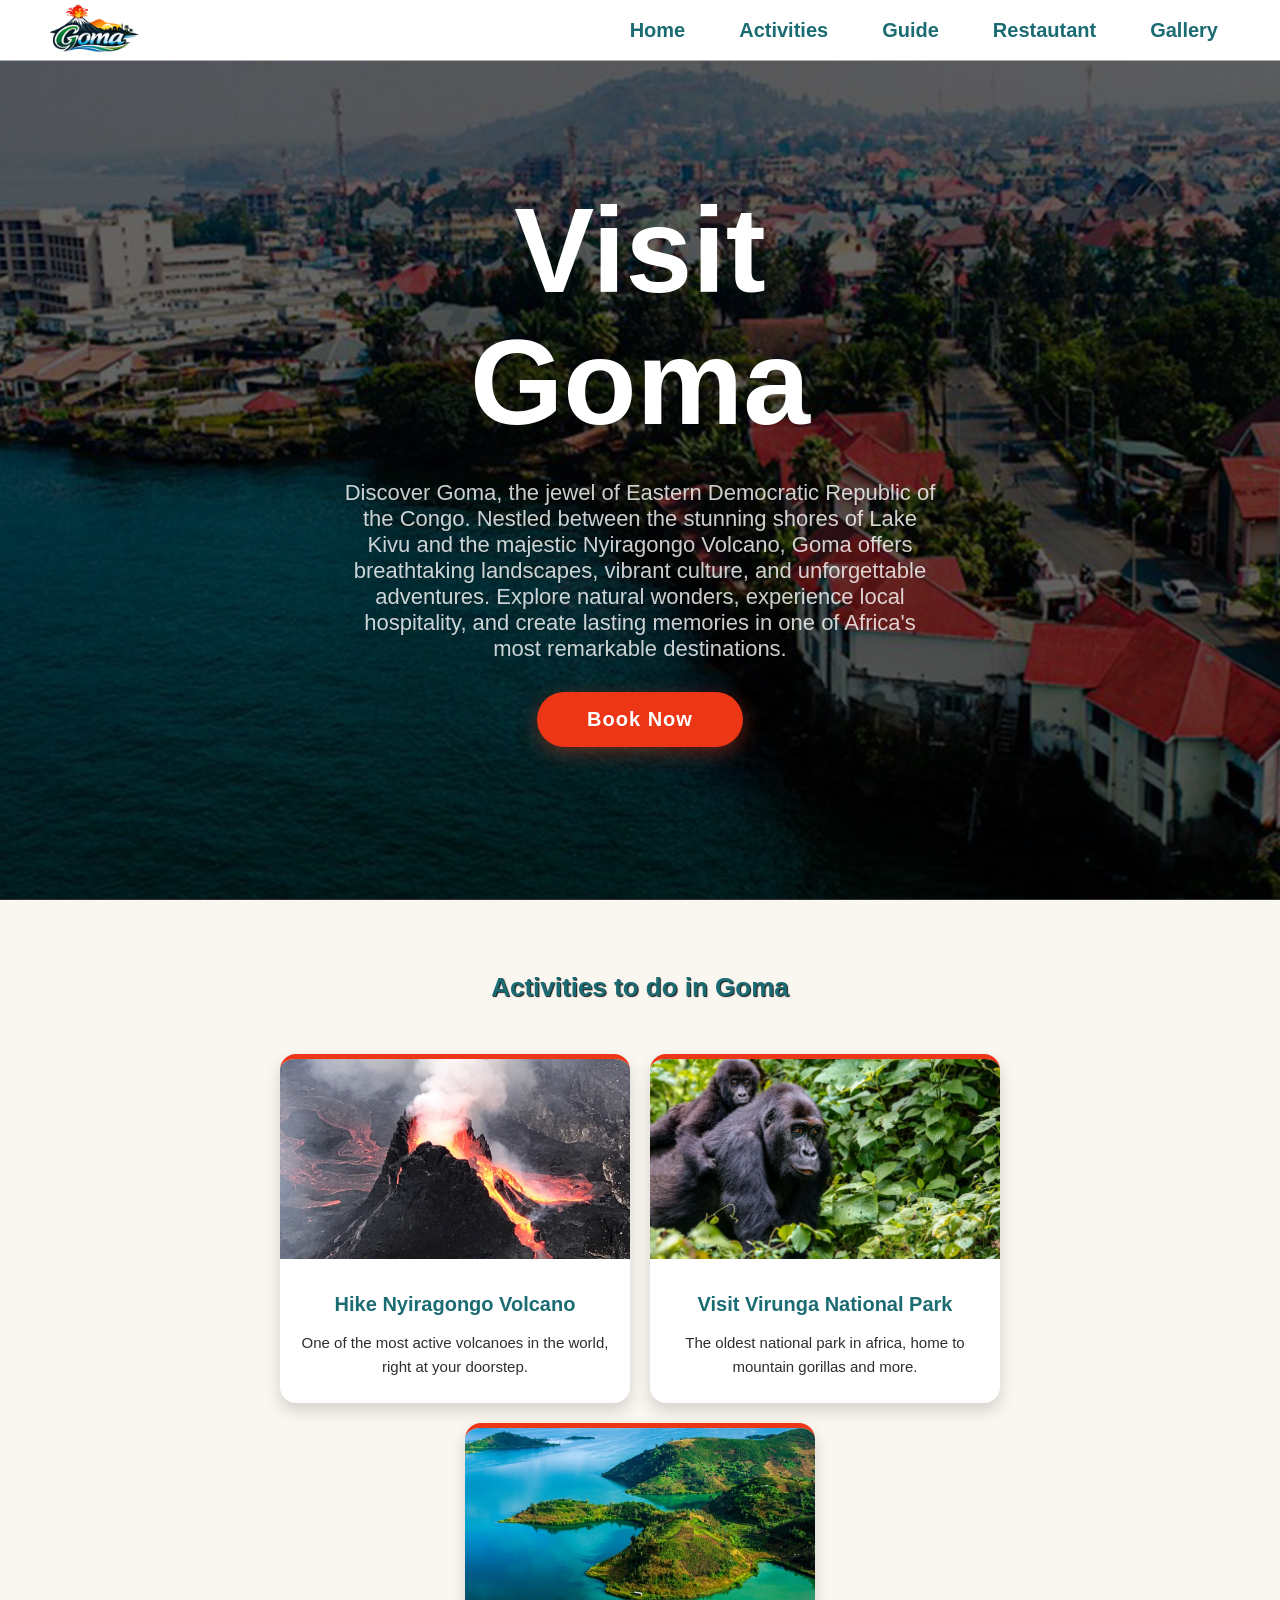
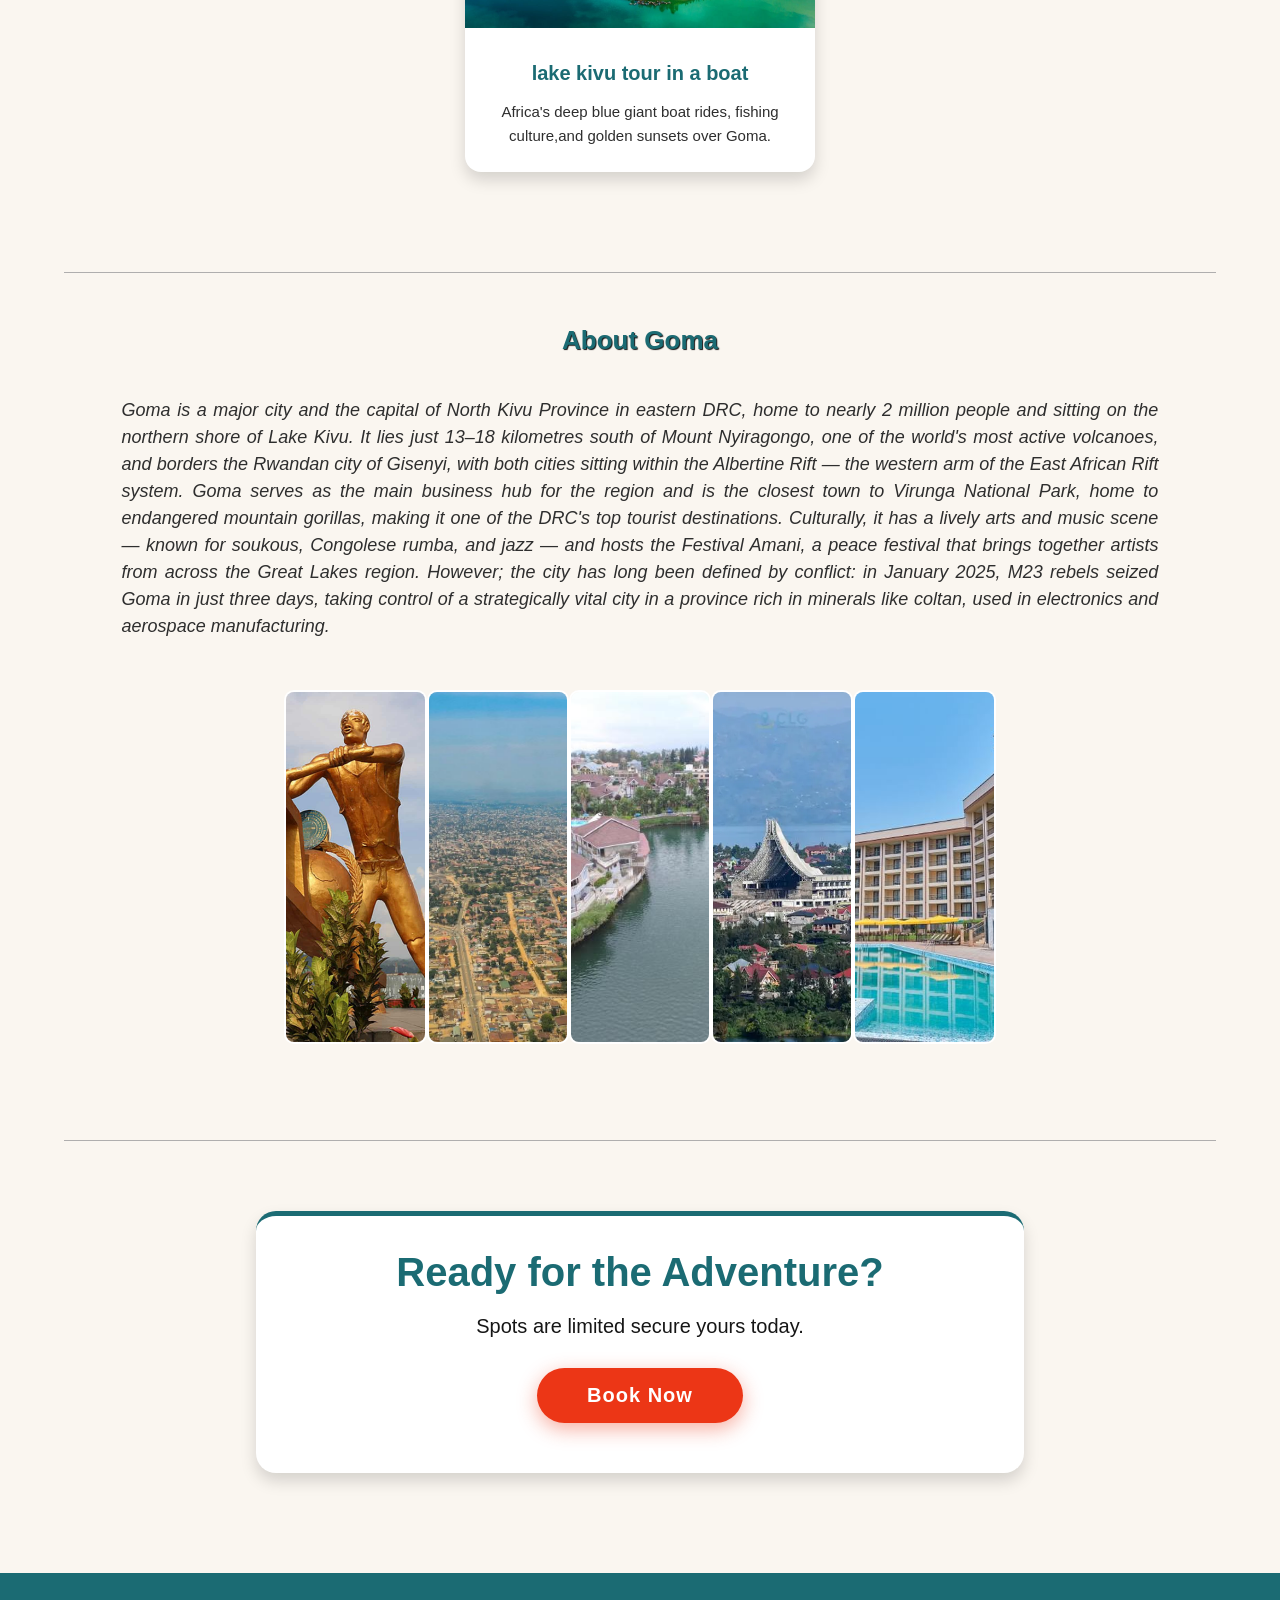
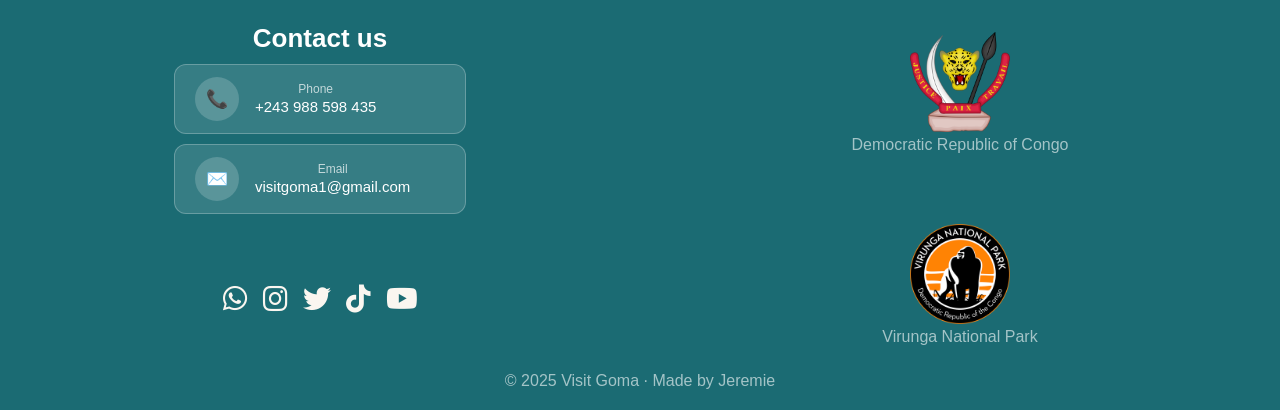
<file: VISIT GOMA/index.html>
<!DOCTYPE html>
<html lang="en">
    <head>
        <meta name="viewport"  content="width=device-width,initial-scale=1.0">
        <meta charset="UTF-8">
        <title>Visit Goma</title>
        <link rel="stylesheet" href="styles.css">
        <link rel="stylesheet" href="https://cdnjs.cloudflare.com/ajax/libs/font-awesome/6.5.1/css/all.min.css">
        <link rel="icon" type="image/png" href="favicon.png">
    </head>
    <body >
        <nav>
            <img src="goma-logo.png" alt="logo" class="logo">
            <div class="nav-links">
                <a href="index.html">Home</a>

                <div class="dropdown">
                    <a href="#activities">Activities</a>
                    <div class="dropdown-menu">
                        <a href="volcano hiking.html">Volcano Hiking</a>
                        <a href="virunga.html">Virunga Safari</a>
                        <a href="lakekivu.html">Lake Kivu Boat Tour</a>
                    </div>
                </div>
                <a href="guide.html">Guide</a>
                <a href="food.html">Restautant</a>
                <a href="gallery.html">Gallery</a>
            </div>
        </nav>
        <div class="hero">
            <div class="hero-overlay">
                <h1>Visit<br> Goma</h1>
                <p>Discover Goma, the jewel of Eastern Democratic Republic of the Congo. Nestled between the stunning shores of Lake Kivu and the majestic Nyiragongo Volcano, Goma offers breathtaking landscapes, vibrant culture, and unforgettable adventures. Explore natural wonders, experience local hospitality, and create lasting memories in one of Africa's most remarkable destinations.</p>
                <a href="../library/regist.html">
                    <button>Book Now</button>
                </a>
            </div>
        </div>

        <div class="container">
            <h2>Activities to do in Goma</h2>
            <div class="activities">
                <a href="volcano hiking.html">
                    <div class="card">   
                        <img class="card-img" src="volcano.jpg" alt="a little eruption with lava">
                        <div class="card-text">
                            <h3>Hike Nyiragongo Volcano</h3>
                            <p> One of the most active volcanoes in the world, right at your doorstep.</p>
                        </div>
                    </div>
                </a>
            
                <a href="virunga.html">
                    <div class="card"> 
                        <img class="card-img" src="Virunga.jpg" alt="a mum gorilla carrying a baby gorilla on her back.">
                        <div class="card-text">
                            <h3>Visit Virunga National Park</h3>
                            <p>The oldest national park in africa, home to mountain gorillas and more.</p>
                        </div>
                    </div>
                </a>
                <a href="lakekivu.html">
                    <div class="card"> 
                        <img class="card-img" src="lake-kivu-1.jpg" alt="a landscape of the lake kivu.">
                        <div class="card-text">
                            <h3>lake kivu tour in a boat</h3>
                            <p>Africa's deep blue giant boat rides, fishing culture,and golden sunsets over Goma.</p>
                        </div>
                    </div>
                </a>
            </div>
        </div>    
        <div class="about-container">
            <h2>About Goma</h2>
            <div class="about">
                <p>Goma is a major city and the capital of North Kivu Province in eastern DRC,
                home to nearly 2 million people and sitting on the northern shore of Lake Kivu. 
                It lies just 13–18 kilometres south of Mount Nyiragongo, one of the world's most
                active volcanoes, and borders the Rwandan city of Gisenyi, with both cities sitting
                within the Albertine Rift — the western arm of the East African Rift system. Goma
                serves as the main business hub for the region and is the closest town to Virunga
                National Park, home to endangered mountain gorillas, making it one of the DRC's                    top tourist destinations. Culturally, it has a lively arts and music scene — known 
                for soukous, Congolese rumba, and jazz — and hosts the Festival Amani, a peace
                festival that brings together artists from across the Great Lakes region. However;
                the city has long been defined by conflict: in January 2025, M23 rebels seized Goma
                in just three days, taking control of a strategically vital city in a province rich in minerals
                like coltan, used in electronics and aerospace manufacturing.</p>
                <div class="goma-img">
                    <img   src="1goma.jpg"  alt="a picture of the city taken in the air">
                    <img   src="2goma.jpg"  alt="a picture of the city taken in the air">
                    <img   src="3goma.jpg"  alt="a picture of the city taken in the air">
                    <img   src="4goma.jpg"  alt="a picture of the city taken in the air">
                    <img   src="5goma.jpg"  alt="a picture of the city taken in the air">
                </div>
            </div> 
        </div>
        <div class="cta">
            <h2>Ready for the Adventure?</h2>
            <p>Spots are limited secure yours today.</p>
            <a href="../library/regist.html">
                <button>Book Now</button>
            </a>
        </div>

        <footer class="footer">
            <div class="footer__contact-list">
                <h2>Contact us</h2>
                <div class="footer__contact-item">
                    <div class="footer__icon-wrap">📞</div>
                    <div class="footer__contact-text">
                        <label>Phone</label>
                        <a href="tel:+243988598435">+243 988 598 435</a>
                    </div>
                </div>

                <div class="footer__contact-item">
                    <div class="footer__icon-wrap">✉️</div>
                    <div class="footer__contact-text">
                        <label>Email</label>
                        <a href="mailto:jeremymugasa84@gmail.com">visitgoma1@gmail.com</a>
                    </div>
                </div>
            </div>

            <div class="footer-logo">
                <img src="rdc-logo.png" alt="">
                <p>Democratic Republic of Congo</p>
            </div>

            <div class="social-icons">
                <a href="https://wa.me/256747220336" target="_blank"><i class="fa-brands fa-whatsapp"></i></a>
                <a href="https://www.instagram.com/jeremy_mugasa?igsh=ajdqMnY0Y2E5MTE1&utm_source=qr" target="_blank"><i class="fa-brands fa-instagram"></i></a>
                <a href="https://x.com/jeremymugasa?s=11" target="_blank"><i class="fa-brands fa-twitter" ></i></a>
                <a href="https://www.tiktok.com/@jeremug2?_r=1&_t=ZS-97BGXSkkcoZ" target="_blank"><i class="fa-brands fa-tiktok"></i></a>
                <a href="https://youtube.com/@jeremug?si=6xw02Za73LISw-qL" target="_blank"><i class="fa-brands fa-youtube"></i></a>
            </div>
            <div class="footer-logo">
                <img src="logo-virunga.png" alt="">
                <p>Virunga National Park</p>
            </div>
            <p class="copyright">&copy; 2025 Visit Goma · Made by Jeremie</p>
        </footer>
    </body>
</html>
</file>
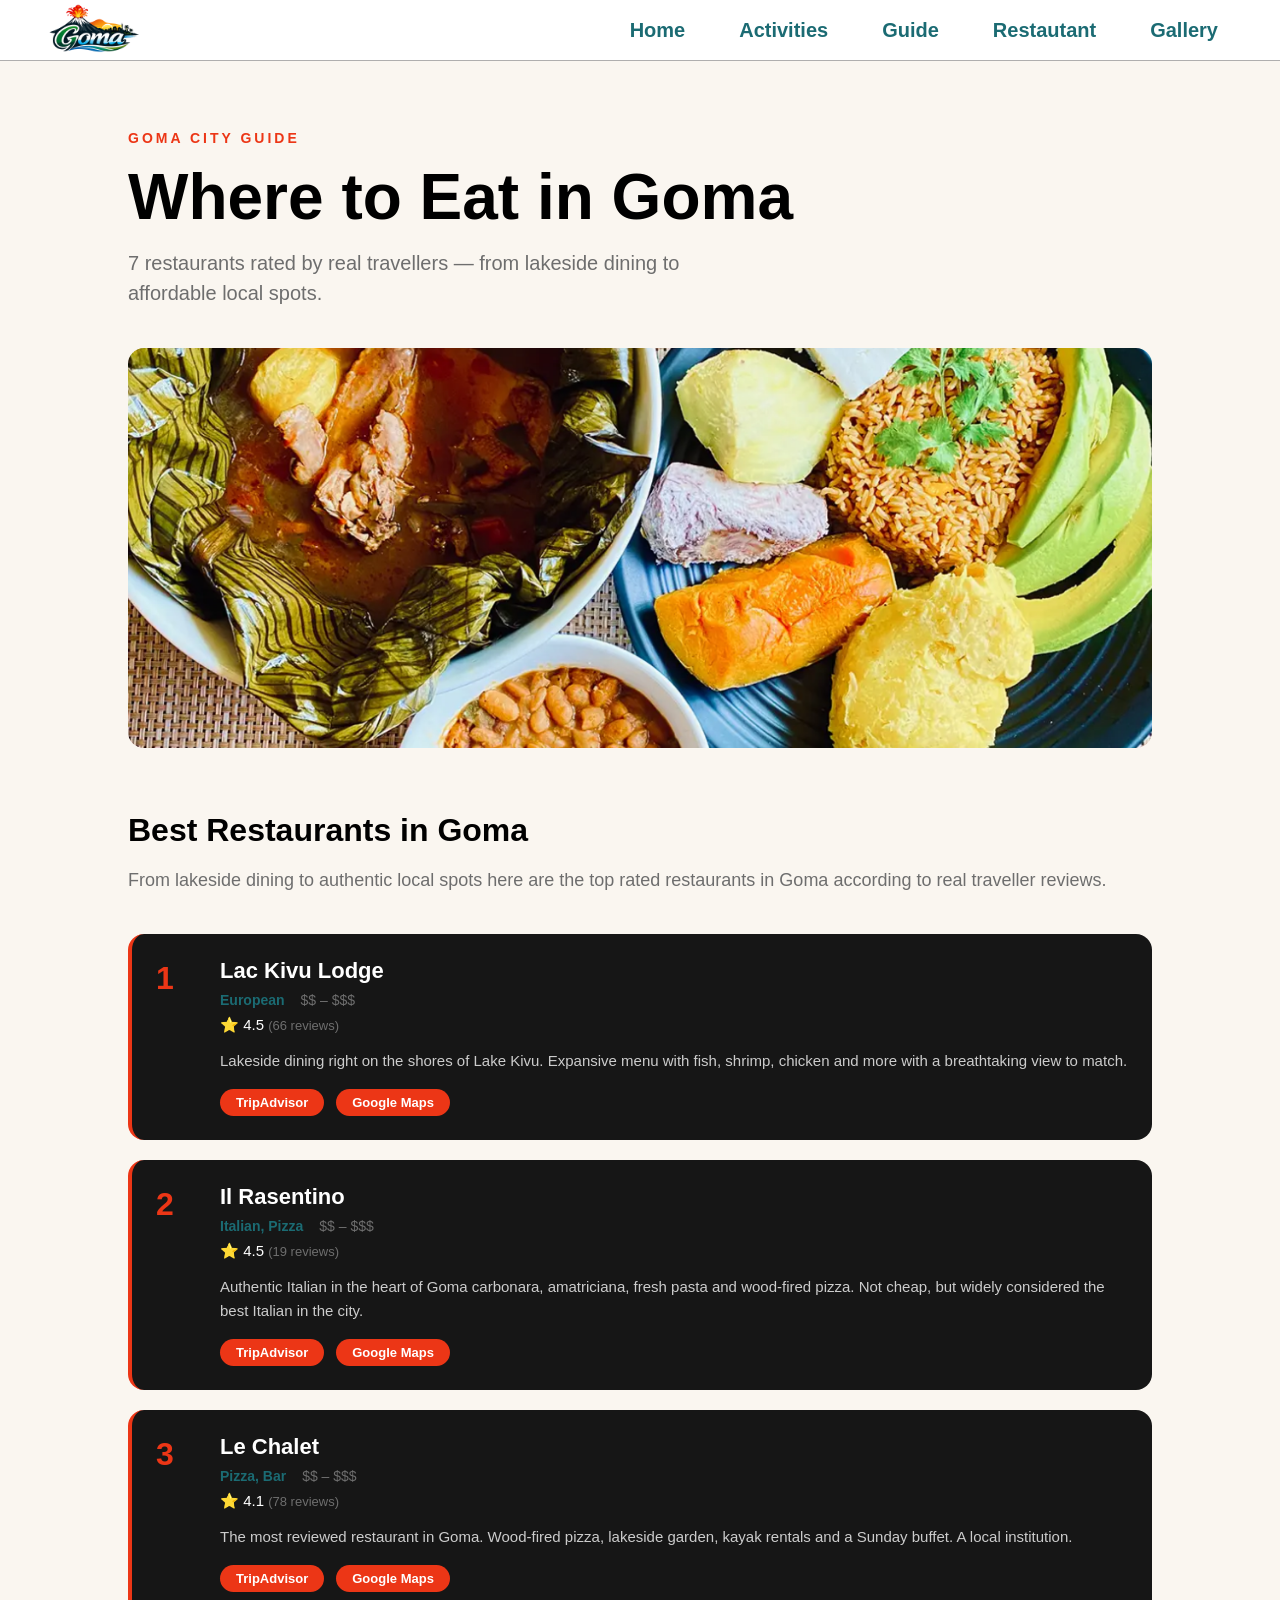
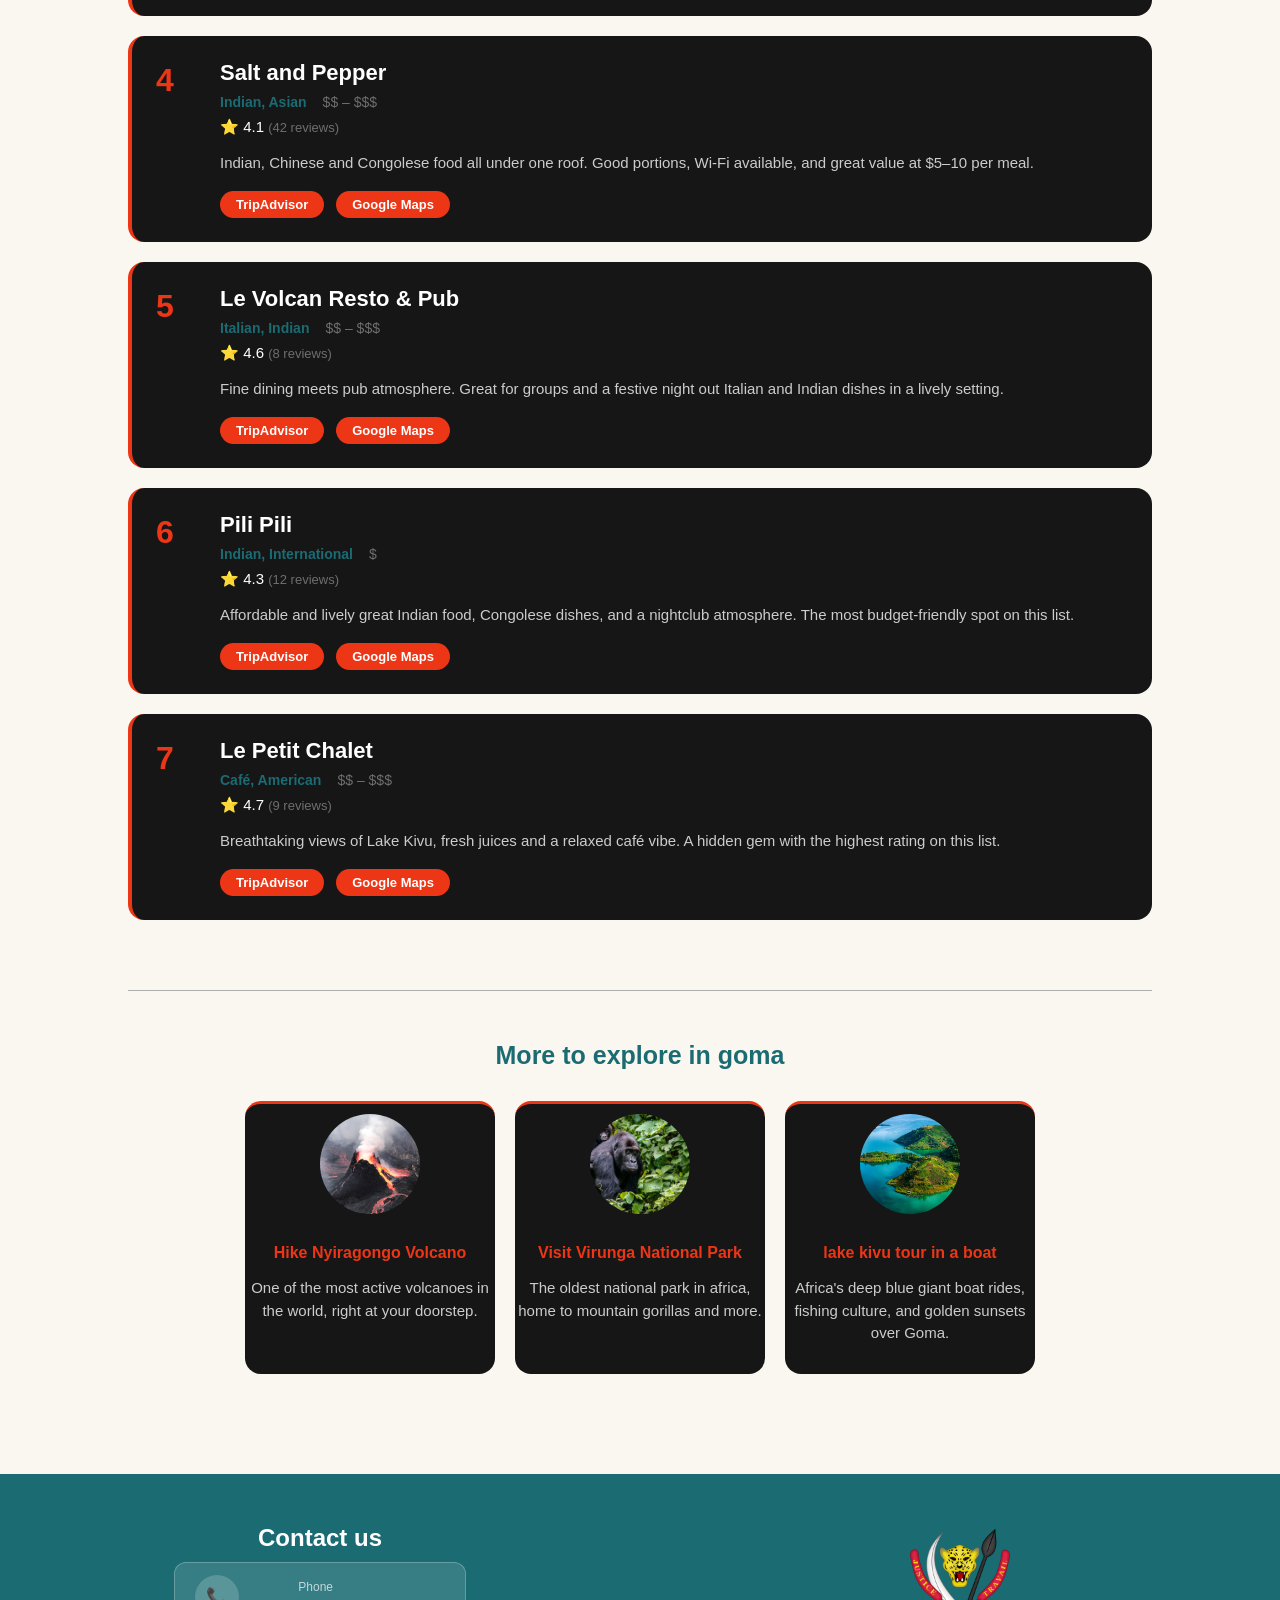
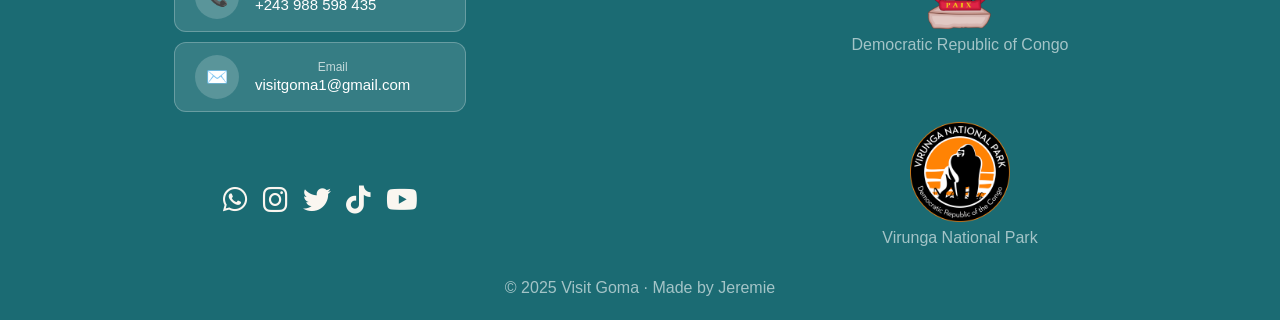
<file: VISIT GOMA/food.html>
<!DOCTYPE html>
<html lang="en">
<head>
    <meta charset="UTF-8">
    <meta name="viewport" content="width=device-width, initial-scale=1.0">
    <title>Congolese Food</title>
    <link rel="stylesheet" href="food.css">
    <link rel="stylesheet" href="https://cdnjs.cloudflare.com/ajax/libs/font-awesome/6.5.1/css/all.min.css">
    <link rel="icon" type="image/png" href="favicon3.png">
</head>
<body>
    <nav>
        <img src="goma-logo.png" alt="logo" class="logo">
        <div class="nav-links">
            <a href="index.html">Home</a>

            <div class="dropdown">
                <a href="#activities">Activities</a>
                <div class="dropdown-menu">
                    <a href="volcano hiking.html">Volcano Hiking</a>
                    <a href="virunga.html">Virunga Safari</a>
                    <a href="lakekivu.html">Lake Kivu Boat Tour</a>
                </div>
            </div>
            <a href="guide.html">Guide</a>
            <a href="food.html">Restautant</a>
            <a href="gallery.html">Gallery</a>
        </div>
    </nav> 
    <section class="guide-hero">
        <div class="guide-hero-text">
            <span class="guide-label">Goma City Guide</span>
            <h1>Where to Eat in Goma</h1>
            <p>7 restaurants rated by real travellers — from lakeside dining to affordable local spots.</p>
        </div>
        <div class="guide-hero-image">
            <img src="food2.jpg" alt="Food in Goma">
        </div>
    </section>
    <section class="restaurants">
        <h2>Best Restaurants in Goma</h2>
        <p class="restaurants-intro">From lakeside dining to authentic local spots  here are the top rated restaurants in Goma according to real traveller reviews.</p>

        <div class="restaurant-grid">

            <div class="restaurant-card">
                <div class="restaurant-rank">1</div>
                <div class="restaurant-info">
                    <h3>Lac Kivu Lodge</h3>
                    <div class="restaurant-meta">
                        <span class="cuisine">European</span>
                        <span class="price">$$ – $$$</span>
                    </div>
                    <div class="restaurant-rating">
                        ⭐ 4.5 <span class="review-count">(66 reviews)</span>
                    </div>
                    <p class="restaurant-desc">Lakeside dining right on the shores of Lake Kivu. Expansive menu with fish, shrimp, chicken and more with a breathtaking view to match.</p>
                    <div class="restaurant-links">
                        <a href="https://www.tripadvisor.com/Restaurant_Review-g303843-d4261805-Reviews-Lac_Kivu_Lodge-Goma_North_Kivu_Province.html" target="_blank">TripAdvisor</a>
                        <a href="https://www.google.com/maps/search/Lac+Kivu+Lodge+Goma+DRC" target="_blank">Google Maps</a>
                    </div>
                </div>
            </div>

            <div class="restaurant-card">
                <div class="restaurant-rank">2</div>
                <div class="restaurant-info">
                    <h3>Il Rasentino</h3>
                    <div class="restaurant-meta">
                        <span class="cuisine">Italian, Pizza</span>
                        <span class="price">$$ – $$$</span>
                    </div>
                    <div class="restaurant-rating">
                        ⭐ 4.5 <span class="review-count">(19 reviews)</span>
                    </div>
                    <p class="restaurant-desc">Authentic Italian in the heart of Goma carbonara, amatriciana, fresh pasta and wood-fired pizza. Not cheap, but widely considered the best Italian in the city.</p>
                    <div class="restaurant-links">
                        <a href="https://www.tripadvisor.com/Restaurant_Review-g303843-d14979114-Reviews-Il_Rasentino-Goma_North_Kivu_Province.html" target="_blank">TripAdvisor</a>
                        <a href="https://www.google.com/maps/search/Il+Rasentino+Goma+DRC" target="_blank">Google Maps</a>
                    </div>
                </div>
            </div>

            <div class="restaurant-card">
                <div class="restaurant-rank">3</div>
                <div class="restaurant-info">
                    <h3>Le Chalet</h3>
                    <div class="restaurant-meta">
                        <span class="cuisine">Pizza, Bar</span>
                        <span class="price">$$ – $$$</span>
                    </div>
                    <div class="restaurant-rating">
                        ⭐ 4.1 <span class="review-count">(78 reviews)</span>
                    </div>
                    <p class="restaurant-desc">The most reviewed restaurant in Goma. Wood-fired pizza, lakeside garden, kayak rentals and a Sunday buffet. A local institution.</p>
                    <div class="restaurant-links">
                        <a href="https://www.tripadvisor.com/Restaurant_Review-g303843-d3567856-Reviews-Le_Chalet-Goma_North_Kivu_Province.html" target="_blank">TripAdvisor</a>
                        <a href="https://www.google.com/maps/search/Le+Chalet+Goma+DRC" target="_blank">Google Maps</a>
                    </div>
                </div>
            </div>

            <div class="restaurant-card">
                <div class="restaurant-rank">4</div>
                <div class="restaurant-info">
                    <h3>Salt and Pepper</h3>
                    <div class="restaurant-meta">
                        <span class="cuisine">Indian, Asian</span>
                        <span class="price">$$ – $$$</span>
                    </div>
                    <div class="restaurant-rating">
                        ⭐ 4.1 <span class="review-count">(42 reviews)</span>
                    </div>
                    <p class="restaurant-desc">Indian, Chinese and Congolese food all under one roof. Good portions, Wi-Fi available, and great value at $5–10 per meal.</p>
                    <div class="restaurant-links">
                        <a href="https://www.tripadvisor.com/Restaurant_Review-g303843-d3191948-Reviews-Salt_and_Pepper-Goma_North_Kivu_Province.html" target="_blank">TripAdvisor</a>
                        <a href="https://www.google.com/maps/search/Salt+and+Pepper+Goma+DRC" target="_blank">Google Maps</a>
                    </div>
                </div>
            </div>

            <div class="restaurant-card">
                <div class="restaurant-rank">5</div>
                <div class="restaurant-info">
                    <h3>Le Volcan Resto & Pub</h3>
                    <div class="restaurant-meta">
                        <span class="cuisine">Italian, Indian</span>
                        <span class="price">$$ – $$$</span>
                    </div>
                    <div class="restaurant-rating">
                        ⭐ 4.6 <span class="review-count">(8 reviews)</span>
                    </div>
                    <p class="restaurant-desc">Fine dining meets pub atmosphere. Great for groups and a festive night out Italian and Indian dishes in a lively setting.</p>
                    <div class="restaurant-links">
                        <a href="https://www.tripadvisor.com/Restaurant_Review-g303843-d16724149-Reviews-Le_Volcan_Resto_Pub-Goma_North_Kivu_Province.html" target="_blank">TripAdvisor</a>
                        <a href="https://www.google.com/maps/search/Le+Volcan+Resto+Pub+Goma+DRC" target="_blank">Google Maps</a>
                    </div>
                </div>
            </div>

            <div class="restaurant-card">
                <div class="restaurant-rank">6</div>
                <div class="restaurant-info">
                    <h3>Pili Pili</h3>
                    <div class="restaurant-meta">
                        <span class="cuisine">Indian, International</span>
                        <span class="price">$</span>
                    </div>
                    <div class="restaurant-rating">
                        ⭐ 4.3 <span class="review-count">(12 reviews)</span>
                    </div>
                    <p class="restaurant-desc">Affordable and lively great Indian food, Congolese dishes, and a nightclub atmosphere. The most budget-friendly spot on this list.</p>
                    <div class="restaurant-links">
                        <a href="https://www.tripadvisor.com/Restaurant_Review-g303843-d14974337-Reviews-Pili_Pili-Goma_North_Kivu_Province.html" target="_blank">TripAdvisor</a>
                        <a href="https://www.google.com/maps/search/Pili+Pili+Goma+DRC" target="_blank">Google Maps</a>
                    </div>
                </div>
            </div>

            <div class="restaurant-card">
                <div class="restaurant-rank">7</div>
                <div class="restaurant-info">
                    <h3>Le Petit Chalet</h3>
                    <div class="restaurant-meta">
                        <span class="cuisine">Café, American</span>
                        <span class="price">$$ – $$$</span>
                    </div>
                    <div class="restaurant-rating">
                        ⭐ 4.7 <span class="review-count">(9 reviews)</span>
                    </div>
                    <p class="restaurant-desc">Breathtaking views of Lake Kivu, fresh juices and a relaxed café vibe. A hidden gem with the highest rating on this list.</p>
                    <div class="restaurant-links">
                        <a href="https://www.tripadvisor.com/Restaurant_Review-g303843-d13447775-Reviews-Le_Petit_Chalet-Goma_North_Kivu_Province.html" target="_blank">TripAdvisor</a>
                        <a href="https://www.google.com/maps/search/Le+Petit+Chalet+Goma+DRC" target="_blank">Google Maps</a>
                    </div>
                </div>
            </div>
        </div>
    </section>
    <section class="activities-container">
        <h2>More to explore in goma</h2>
        <div class="activities">
            <a href="volcano hiking.html">
                <div class="act-card">  
                    <img class="card-img" src="volcano.jpg" alt="a little eruption with lava">
                    <h3>Hike Nyiragongo Volcano</h3>
                    <p>One of the most active volcanoes in the world, right at your doorstep.</p>
                </div>
            </a>

            <a href="virunga.html" >
                <div class="act-card"> 
                    <img class="card-img" src="Virunga.jpg" alt="a mum gorilla carrying a baby gorilla on her back.">
                    <h3>Visit Virunga National Park</h3>
                    <p>The oldest national park in africa, home to mountain gorillas and more.</p>
                </div>
            </a>

            <a href="lakekivu.html">
                <div class="act-card">
                    <img class="card-img" src="lake-kivu-1.jpg" alt="a landscape of the lake kivu.">
                    <h3>lake kivu tour in a boat</h3>
                    <p>Africa's deep blue giant boat rides, fishing culture, and golden sunsets over Goma.</p>
                </div>
            </a>
        </div>
    </section>

    <footer class="footer">
        <div class="footer__contact-list">
            <h2>Contact us</h2>
            <div class="footer__contact-item">
                <div class="footer__icon-wrap">📞</div>
                <div class="footer__contact-text">
                    <label>Phone</label>
                    <a href="tel:+243988598435">+243 988 598 435</a>
                </div>
            </div>

            <div class="footer__contact-item">
                <div class="footer__icon-wrap">✉️</div>
                <div class="footer__contact-text">
                    <label>Email</label>
                    <a href="mailto:jeremymugasa84@gmail.com">visitgoma1@gmail.com</a>
                </div>
            </div>
        </div>

        <div class="footer-logo">
            <img src="rdc-logo.png" alt="">
            <p>Democratic Republic of Congo</p>
        </div>

        <div class="social-icons">
            <a href="https://wa.me/256747220336" target="_blank"><i class="fa-brands fa-whatsapp"></i></a>
            <a href="https://www.instagram.com/jeremy_mugasa?igsh=ajdqMnY0Y2E5MTE1&utm_source=qr" target="_blank"><i class="fa-brands fa-instagram"></i></a>
            <a href="https://x.com/jeremymugasa?s=11" target="_blank"><i class="fa-brands fa-twitter" ></i></a>
            <a href="https://www.tiktok.com/@jeremug2?_r=1&_t=ZS-97BGXSkkcoZ" target="_blank"><i class="fa-brands fa-tiktok"></i></a>
            <a href="https://youtube.com/@jeremug?si=6xw02Za73LISw-qL" target="_blank"><i class="fa-brands fa-youtube"></i></a>
        </div>
        <div class="footer-logo">
            <img src="logo-virunga.png" alt="">
            <p>Virunga National Park</p>
        </div>
        <p class="copyright">&copy; 2025 Visit Goma · Made by Jeremie</p>
    </footer>
</body>
</html>
</file>
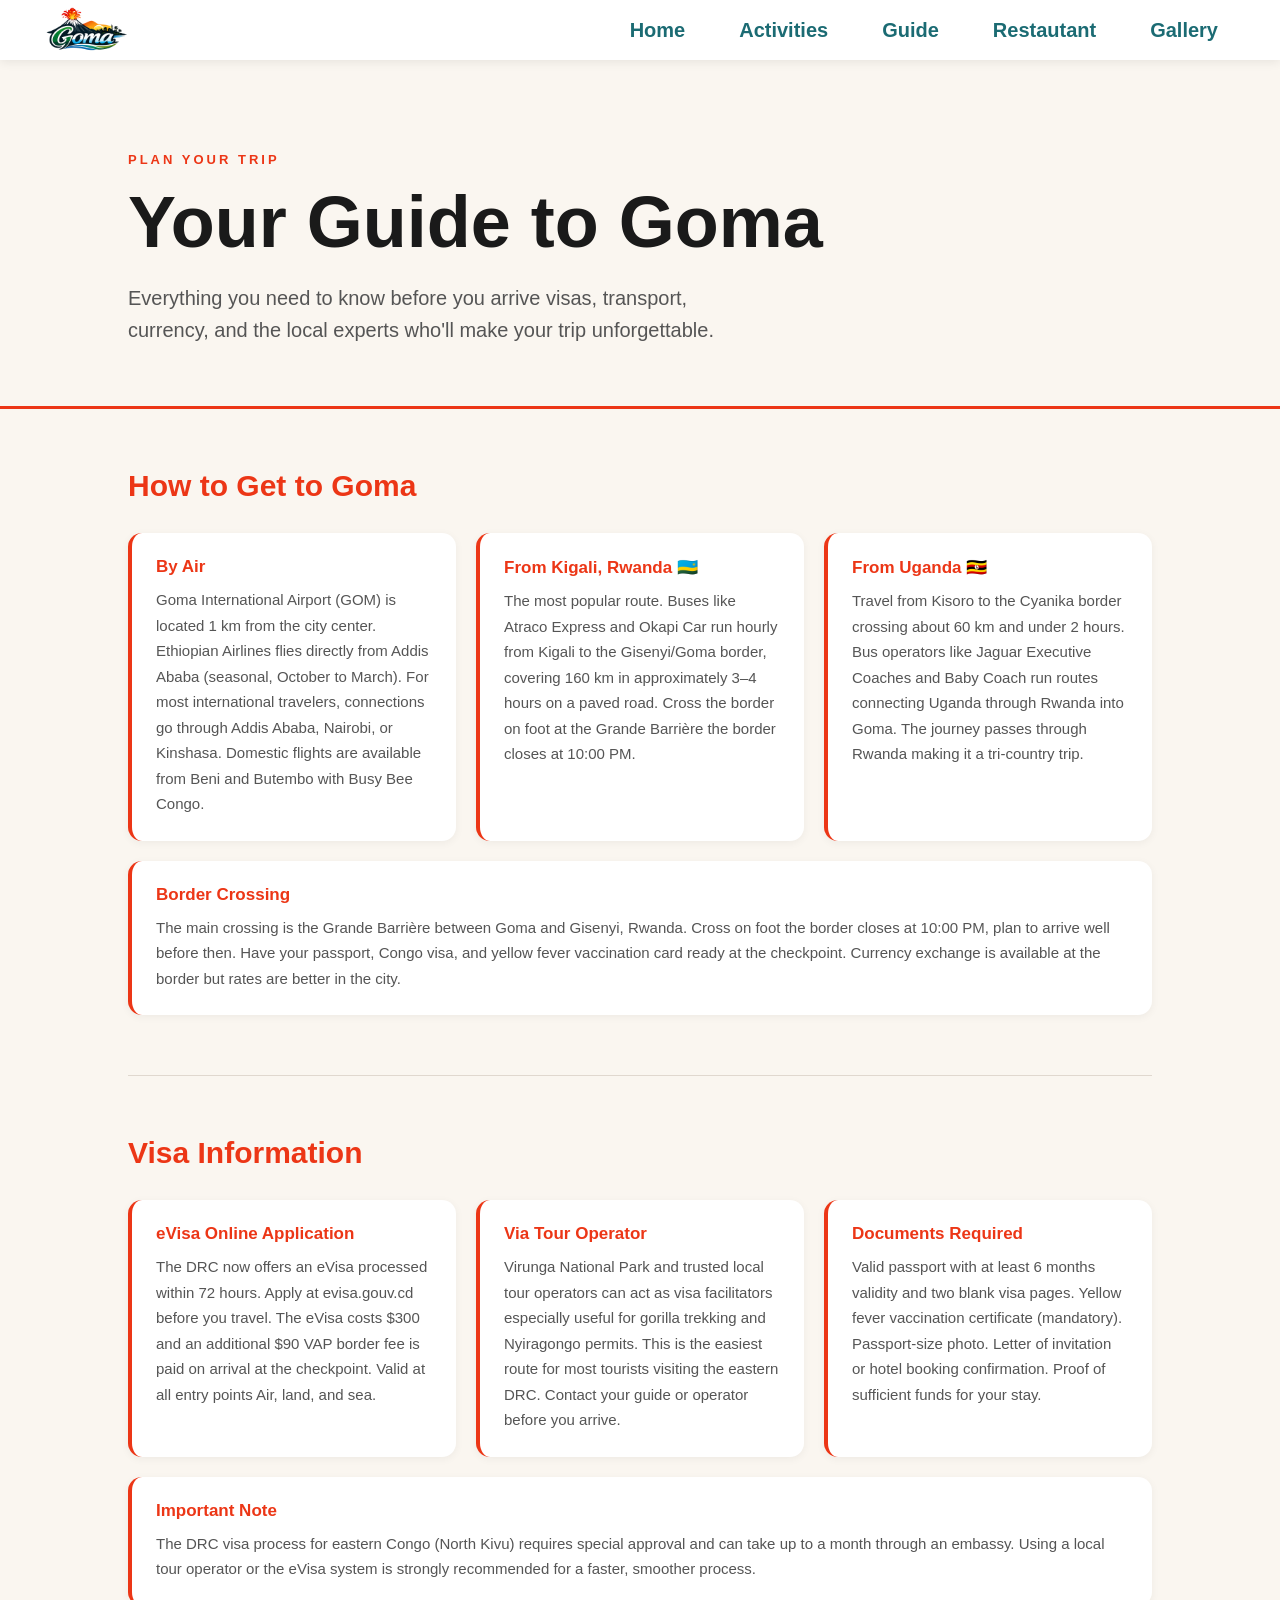
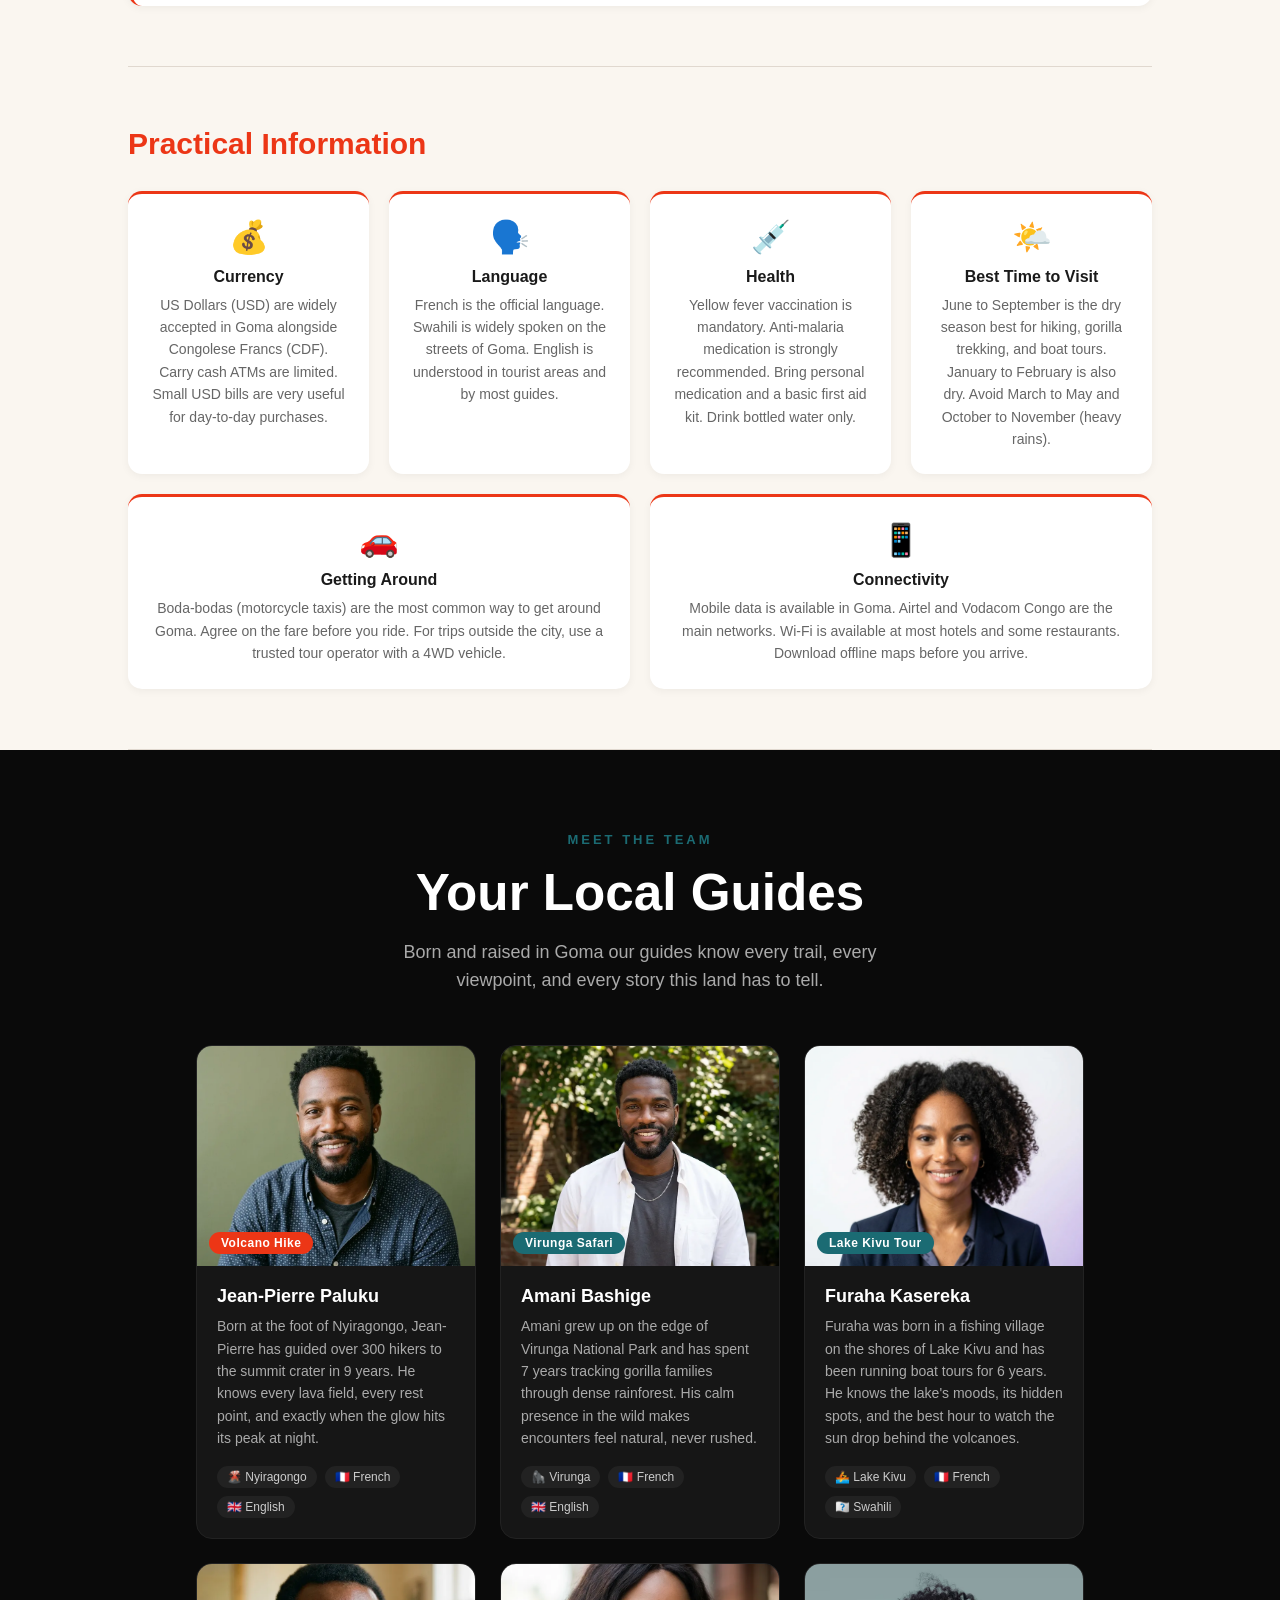
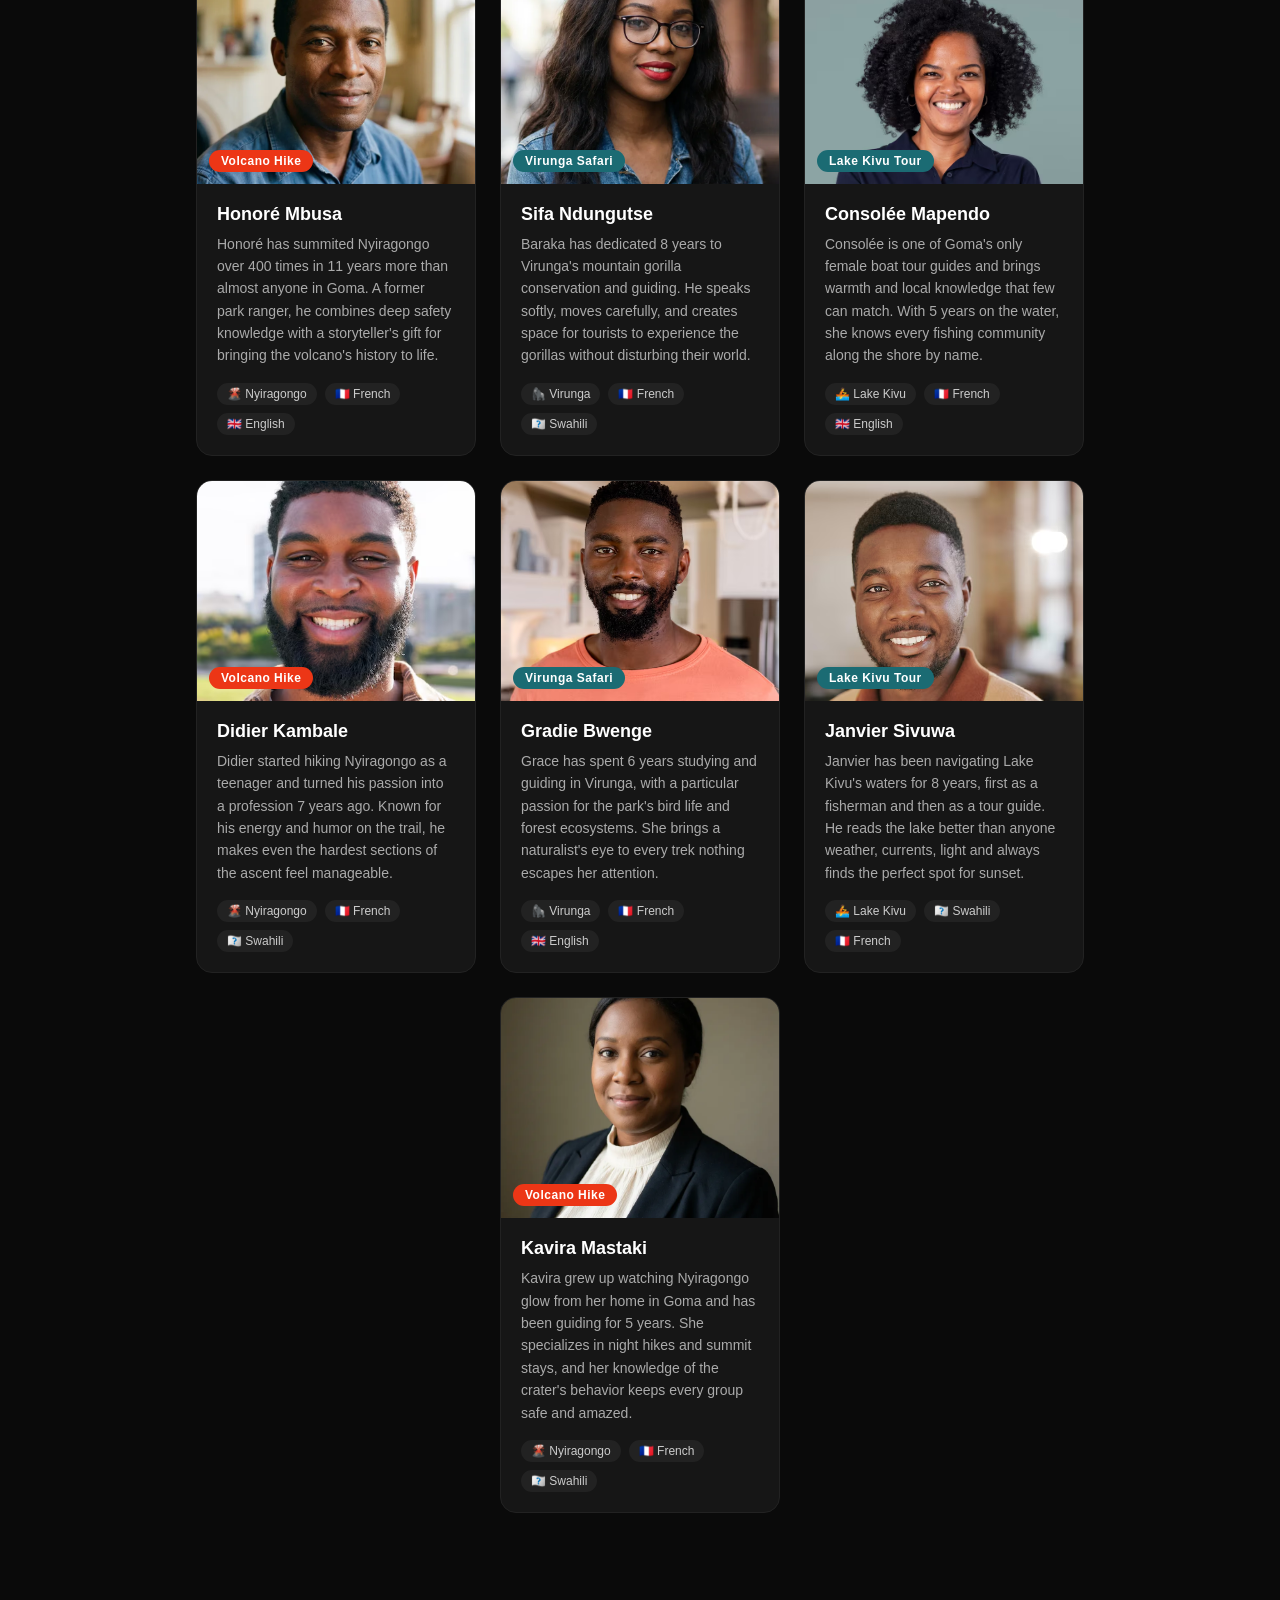
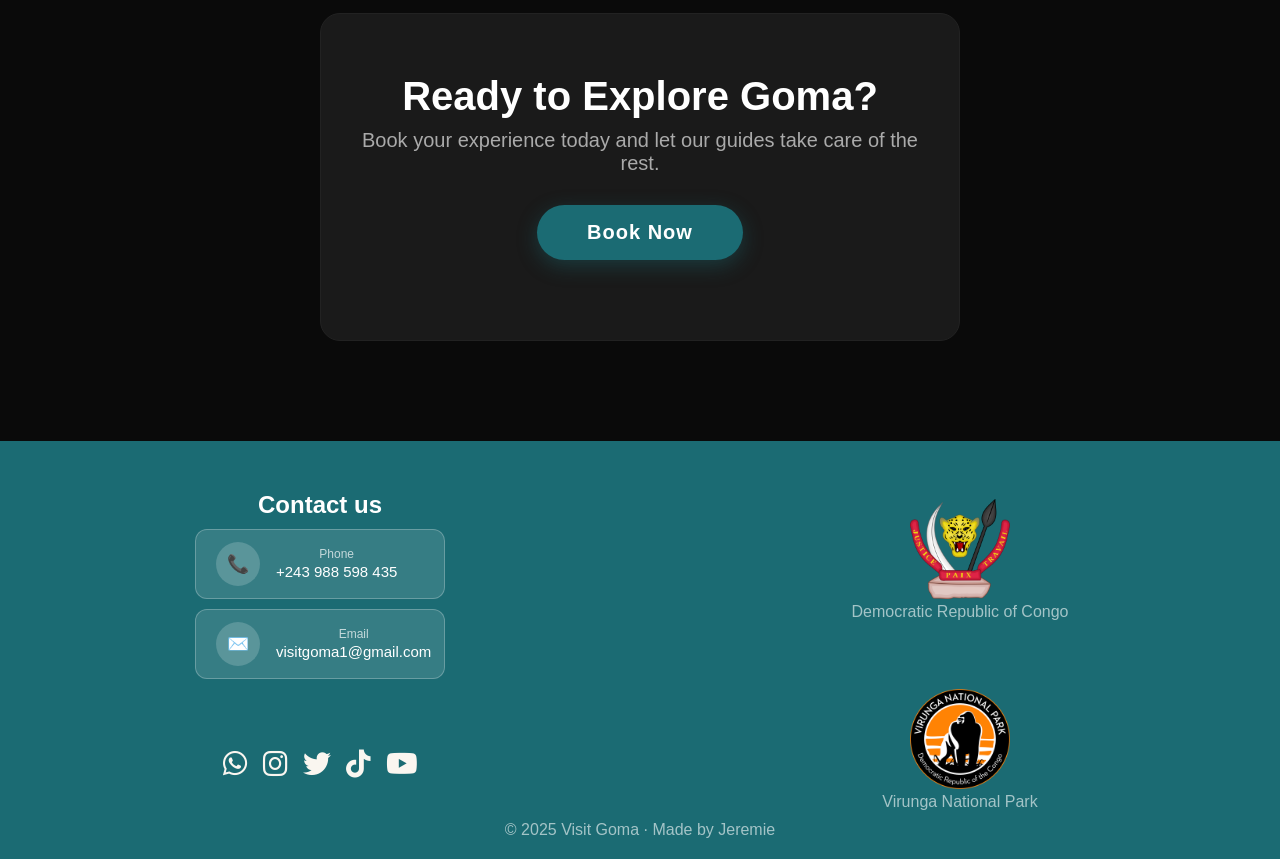
<file: VISIT GOMA/guide.html>
<!DOCTYPE html>
<html lang="en">
<head>
    <meta charset="UTF-8">
    <meta name="viewport" content="width=device-width, initial-scale=1.0">
    <title>Goma Travel Guide</title>
    <link rel="stylesheet" href="guide.css">
    <link rel="stylesheet" href="https://cdnjs.cloudflare.com/ajax/libs/font-awesome/6.5.1/css/all.min.css">
    <link rel="icon" type="image/png" href="favicon6.png">
</head>
<body>
    <nav>
        <img src="goma-logo.png" alt="logo" class="logo">
        <div class="nav-links">
            <a href="index.html">Home</a>

            <div class="dropdown">
                <a href="#activities">Activities</a>
                <div class="dropdown-menu">
                    <a href="volcano hiking.html">Volcano Hiking</a>
                    <a href="virunga.html">Virunga Safari</a>
                    <a href="lakekivu.html">Lake Kivu Boat Tour</a>
                </div>
            </div>
            <a href="guide.html">Guide</a>
            <a href="food.html">Restautant</a>
            <a href="gallery.html">Gallery</a>
        </div>
    </nav>

    <section class="hero">
        <div class="hero-text">
            <span class="hero-label">Plan Your Trip</span>
            <h1>Your Guide to Goma</h1>
            <p>Everything you need to know before you arrive visas, transport, currency, and the local experts who'll make your trip unforgettable.</p>
        </div>
    </section>

    <section class="info-section">
        <h2>How to Get to Goma</h2>
        <div class="info-grid">

            <div class="info-card">
                <h3>By Air</h3>
                <p>Goma International Airport (GOM) is located 1 km from the city center. Ethiopian Airlines flies directly from Addis Ababa (seasonal, October to March). For most international travelers, connections go through Addis Ababa, Nairobi, or Kinshasa. Domestic flights are available from Beni and Butembo with Busy Bee Congo.</p>
            </div>

            <div class="info-card">
                <h3>From Kigali, Rwanda 🇷🇼</h3>
                <p>The most popular route. Buses like Atraco Express and Okapi Car run hourly from Kigali to the Gisenyi/Goma border, covering 160 km in approximately 3–4 hours on a paved road. Cross the border on foot at the Grande Barrière  the border closes at 10:00 PM.</p>
            </div>

            <div class="info-card">
                <h3>From Uganda 🇺🇬</h3>
                <p>Travel from Kisoro to the Cyanika border crossing about 60 km and under 2 hours. Bus operators like Jaguar Executive Coaches and Baby Coach run routes connecting Uganda through Rwanda into Goma. The journey passes through Rwanda making it a tri-country trip.</p>
            </div>

            <div class="info-card">
                <h3>Border Crossing</h3>
                <p>The main crossing is the Grande Barrière between Goma and Gisenyi, Rwanda. Cross on foot the border closes at 10:00 PM, plan to arrive well before then. Have your passport, Congo visa, and yellow fever vaccination card ready at the checkpoint. Currency exchange is available at the border but rates are better in the city.</p>
            </div>

        </div>
    </section>

    <section class="info-section">
        <h2>Visa Information</h2>
        <div class="info-grid">

            <div class="info-card">
                <h3>eVisa Online Application</h3>
                <p>The DRC now offers an eVisa processed within 72 hours. Apply at evisa.gouv.cd before you travel. The eVisa costs $300 and an additional $90 VAP border fee is paid on arrival at the checkpoint. Valid at all entry points Air, land, and sea.</p>
            </div>

            <div class="info-card">
                <h3>Via Tour Operator</h3>
                <p>Virunga National Park and trusted local tour operators can act as visa facilitators especially useful for gorilla trekking and Nyiragongo permits. This is the easiest route for most tourists visiting the eastern DRC. Contact your guide or operator before you arrive.</p>
            </div>

            <div class="info-card">
                <h3>Documents Required</h3>
                <p>Valid passport with at least 6 months validity and two blank visa pages. Yellow fever vaccination certificate (mandatory). Passport-size photo. Letter of invitation or hotel booking confirmation. Proof of sufficient funds for your stay.</p>
            </div>

            <div class="info-card">
                <h3>Important Note</h3>
                <p>The DRC visa process for eastern Congo (North Kivu) requires special approval and can take up to a month through an embassy. Using a local tour operator or the eVisa system is strongly recommended for a faster, smoother process.</p>
            </div>

        </div>
    </section>

    <section class="info-section">
        <h2>Practical Information</h2>
        <div class="practical-grid">

            <div class="practical-card">
                <span class="practical-icon">💰</span>
                <h3>Currency</h3>
                <p>US Dollars (USD) are widely accepted in Goma alongside Congolese Francs (CDF). Carry cash ATMs are limited. Small USD bills are very useful for day-to-day purchases.</p>
            </div>

            <div class="practical-card">
                <span class="practical-icon">🗣️</span>
                <h3>Language</h3>
                <p>French is the official language. Swahili is widely spoken on the streets of Goma. English is understood in tourist areas and by most guides.</p>
            </div>

            <div class="practical-card">
                <span class="practical-icon">💉</span>
                <h3>Health</h3>
                <p>Yellow fever vaccination is mandatory. Anti-malaria medication is strongly recommended. Bring personal medication and a basic first aid kit. Drink bottled water only.</p>
            </div>

            <div class="practical-card">
                <span class="practical-icon">🌤️</span>
                <h3>Best Time to Visit</h3>
                <p>June to September is the dry season best for hiking, gorilla trekking, and boat tours. January to February is also dry. Avoid March to May and October to November (heavy rains).</p>
            </div>

            <div class="practical-card">
                <span class="practical-icon">🚗</span>
                <h3>Getting Around</h3>
                <p>Boda-bodas (motorcycle taxis) are the most common way to get around Goma. Agree on the fare before you ride. For trips outside the city, use a trusted tour operator with a 4WD vehicle.</p>
            </div>

            <div class="practical-card">
                <span class="practical-icon">📱</span>
                <h3>Connectivity</h3>
                <p>Mobile data is available in Goma. Airtel and Vodacom Congo are the main networks. Wi-Fi is available at most hotels and some restaurants. Download offline maps before you arrive.</p>
            </div>

        </div>
    </section>

    <section class="guides-section">
        <div class="guides-header">
            <span class="guides-label">Meet the Team</span>
            <h2>Your Local Guides</h2>
            <p>Born and raised in Goma our guides know every trail, every viewpoint, and every story this land has to tell.</p>
        </div>

        <div class="guides-grid">

            <div class="guide-card">
                <div class="guide-img-wrap">
                    <img src="guide1.jpg" alt="Guide photo">
                    <span class="guide-specialty volcano">Volcano Hike</span>
                </div>
                <div class="guide-info">
                    <h3>Jean-Pierre Paluku</h3>
                    <p class="guide-bio">Born at the foot of Nyiragongo, Jean-Pierre has guided over 300 hikers to the summit crater in 9 years. He knows every lava field, every rest point, and exactly when the glow hits its peak at night.</p>
                    <div class="guide-tags">
                        <span>🌋 Nyiragongo</span>
                        <span>🇫🇷 French</span>
                         <span>🇬🇧 English</span>
                    </div>
                </div>
            </div>

            <div class="guide-card">
                <div class="guide-img-wrap">
                    <img src="guide2.jpg" alt="Guide photo">
                    <span class="guide-specialty virunga">Virunga Safari</span>
                </div>
                <div class="guide-info">
                    <h3>Amani Bashige</h3>
                    <p class="guide-bio">Amani grew up on the edge of Virunga National Park and has spent 7 years tracking gorilla families through dense rainforest. His calm presence in the wild makes encounters feel natural, never rushed.</p>
                    <div class="guide-tags">
                        <span>🦍 Virunga</span>
                        <span>🇫🇷 French</span>
                        <span>🇬🇧 English</span>
                    </div>
                </div>
            </div>

            <div class="guide-card">
                <div class="guide-img-wrap">
                    <img src="guide3.jpg" alt="Guide photo">
                    <span class="guide-specialty lake">Lake Kivu Tour</span>
                </div>
                <div class="guide-info">
                    <h3>Furaha Kasereka</h3>
                    <p class="guide-bio">Furaha was born in a fishing village on the shores of Lake Kivu and has been running boat tours for 6 years. He knows the lake's moods, its hidden spots, and the best hour to watch the sun drop behind the volcanoes.</p>
                    <div class="guide-tags">
                        <span>🚣 Lake Kivu</span>
                        <span>🇫🇷 French</span>
                        <span>🇸🇼 Swahili</span>
                    </div>
                </div>
            </div>

            <div class="guide-card">
                <div class="guide-img-wrap">
                    <img src="guide4.jpg" alt="Guide photo">
                    <span class="guide-specialty volcano">Volcano Hike</span>
                </div>
                <div class="guide-info">
                    <h3>Honoré Mbusa</h3>
                    <p class="guide-bio">Honoré has summited Nyiragongo over 400 times in 11 years more than almost anyone in Goma. A former park ranger, he combines deep safety knowledge with a storyteller's gift for bringing the volcano's history to life.</p>
                    <div class="guide-tags">
                        <span>🌋 Nyiragongo</span>
                        <span>🇫🇷 French</span>
                        <span>🇬🇧 English</span>
                    </div>
                </div>
            </div>

            <div class="guide-card">
                <div class="guide-img-wrap">
                    <img src="guide5.jpg" alt="Guide photo">
                    <span class="guide-specialty virunga">Virunga Safari</span>
                </div>
                <div class="guide-info">
                    <h3>Sifa Ndungutse</h3>
                    <p class="guide-bio">Baraka has dedicated 8 years to Virunga's mountain gorilla conservation and guiding. He speaks softly, moves carefully, and creates space for tourists to experience the gorillas without disturbing their world.</p>
                    <div class="guide-tags">
                        <span>🦍 Virunga</span>
                        <span>🇫🇷 French</span>
                        <span>🇸🇼 Swahili</span>
                    </div>
                </div>
            </div>

            <div class="guide-card">
                <div class="guide-img-wrap">
                    <img src="guide6.jpg" alt="Guide photo">
                    <span class="guide-specialty lake">Lake Kivu Tour</span>
                </div>
                <div class="guide-info">
                    <h3>Consolée Mapendo</h3>
                    <p class="guide-bio">Consolée is one of Goma's only female boat tour guides and brings warmth and local knowledge that few can match. With 5 years on the water, she knows every fishing community along the shore by name.</p>
                    <div class="guide-tags">
                        <span>🚣 Lake Kivu</span>
                        <span>🇫🇷 French</span>
                        <span>🇬🇧 English</span>
                    </div>
                </div>
            </div>

            <div class="guide-card">
                <div class="guide-img-wrap">
                    <img src="guide7.jpg" alt="Guide photo">
                    <span class="guide-specialty volcano">Volcano Hike</span>
                </div>
                <div class="guide-info">
                    <h3>Didier Kambale</h3>
                    <p class="guide-bio">Didier started hiking Nyiragongo as a teenager and turned his passion into a profession 7 years ago. Known for his energy and humor on the trail, he makes even the hardest sections of the ascent feel manageable.</p>
                    <div class="guide-tags">
                        <span>🌋 Nyiragongo</span>
                        <span>🇫🇷 French</span>
                        <span>🇸🇼 Swahili</span>
                    </div>
                </div>
            </div>

            <div class="guide-card">
                <div class="guide-img-wrap">
                    <img src="guide8.jpg" alt="Guide photo">
                    <span class="guide-specialty virunga">Virunga Safari</span>
                </div>
                <div class="guide-info">
                    <h3>Gradie Bwenge</h3>
                    <p class="guide-bio">Grace has spent 6 years studying and guiding in Virunga, with a particular passion for the park's bird life and forest ecosystems. She brings a naturalist's eye to every trek nothing escapes her attention.</p>
                    <div class="guide-tags">
                        <span>🦍 Virunga</span>
                        <span>🇫🇷 French</span>
                        <span>🇬🇧 English</span>
                    </div>
                </div>
            </div>

            <div class="guide-card">
                <div class="guide-img-wrap">
                    <img src="guide9.jpg" alt="Guide photo">
                    <span class="guide-specialty lake">Lake Kivu Tour</span>
                </div>
                <div class="guide-info">
                    <h3>Janvier Sivuwa</h3>
                    <p class="guide-bio">Janvier has been navigating Lake Kivu's waters for 8 years, first as a fisherman and then as a tour guide. He reads the lake better than anyone weather, currents, light and always finds the perfect spot for sunset.</p>
                    <div class="guide-tags">
                        <span>🚣 Lake Kivu</span>
                        <span>🇸🇼 Swahili</span>
                        <span>🇫🇷 French</span>
                    </div>
                </div>
            </div>

            <div class="guide-card">
                <div class="guide-img-wrap">
                    <img src="guide10.jpg" alt="Guide photo">
                    <span class="guide-specialty volcano">Volcano Hike</span>
                </div>
                <div class="guide-info">
                    <h3>Kavira Mastaki</h3>
                    <p class="guide-bio">Kavira grew up watching Nyiragongo glow from her home in Goma and has been guiding for 5 years. She specializes in night hikes and summit stays, and her knowledge of the crater's behavior keeps every group safe and amazed.</p>
                    <div class="guide-tags">
                        <span>🌋 Nyiragongo</span>
                        <span>🇫🇷 French</span>
                        <span>🇸🇼 Swahili</span>
                    </div>
                </div>
            </div>

        </div>
        <div class="cta">
            <h2>Ready to Explore Goma?</h2>
            <p>Book your experience today and let our guides take care of the rest.</p>
            <a href="../library/regist.html" target="_blank">
                <button>Book Now</button>
            </a>
        </div>
    </section>
    
    <footer class="footer">
        <div class="footer__contact-list">
            <h2>Contact us</h2>
            <div class="footer__contact-item">
                <div class="footer__icon-wrap">📞</div>
                <div class="footer__contact-text">
                    <label>Phone</label>
                    <a href="tel:+243988598435">+243 988 598 435</a>
                </div>
            </div>

            <div class="footer__contact-item">
                <div class="footer__icon-wrap">✉️</div>
                <div class="footer__contact-text">
                    <label>Email</label>
                    <a href="mailto:jeremymugasa84@gmail.com">visitgoma1@gmail.com</a>
                </div>
            </div>
        </div>

        <div class="footer-logo">
            <img src="rdc-logo.png" alt="">
            <p>Democratic Republic of Congo</p>
        </div>

        <div class="social-icons">
            <a href="https://wa.me/256747220336" target="_blank"><i class="fa-brands fa-whatsapp"></i></a>
            <a href="https://www.instagram.com/jeremy_mugasa?igsh=ajdqMnY0Y2E5MTE1&utm_source=qr" target="_blank"><i class="fa-brands fa-instagram"></i></a>
            <a href="https://x.com/jeremymugasa?s=11" target="_blank"><i class="fa-brands fa-twitter" ></i></a>
            <a href="https://www.tiktok.com/@jeremug2?_r=1&_t=ZS-97BGXSkkcoZ" target="_blank"><i class="fa-brands fa-tiktok"></i></a>                <a href="https://youtube.com/@jeremug?si=6xw02Za73LISw-qL" target="_blank"><i class="fa-brands fa-youtube"></i></a>
        </div>
        <div class="footer-logo">
            <img src="logo-virunga.png" alt="">
            <p>Virunga National Park</p>
        </div>
        <p class="copyright">&copy; 2025 Visit Goma · Made by Jeremie</p>
    </footer>
</body>
</html>
</file>
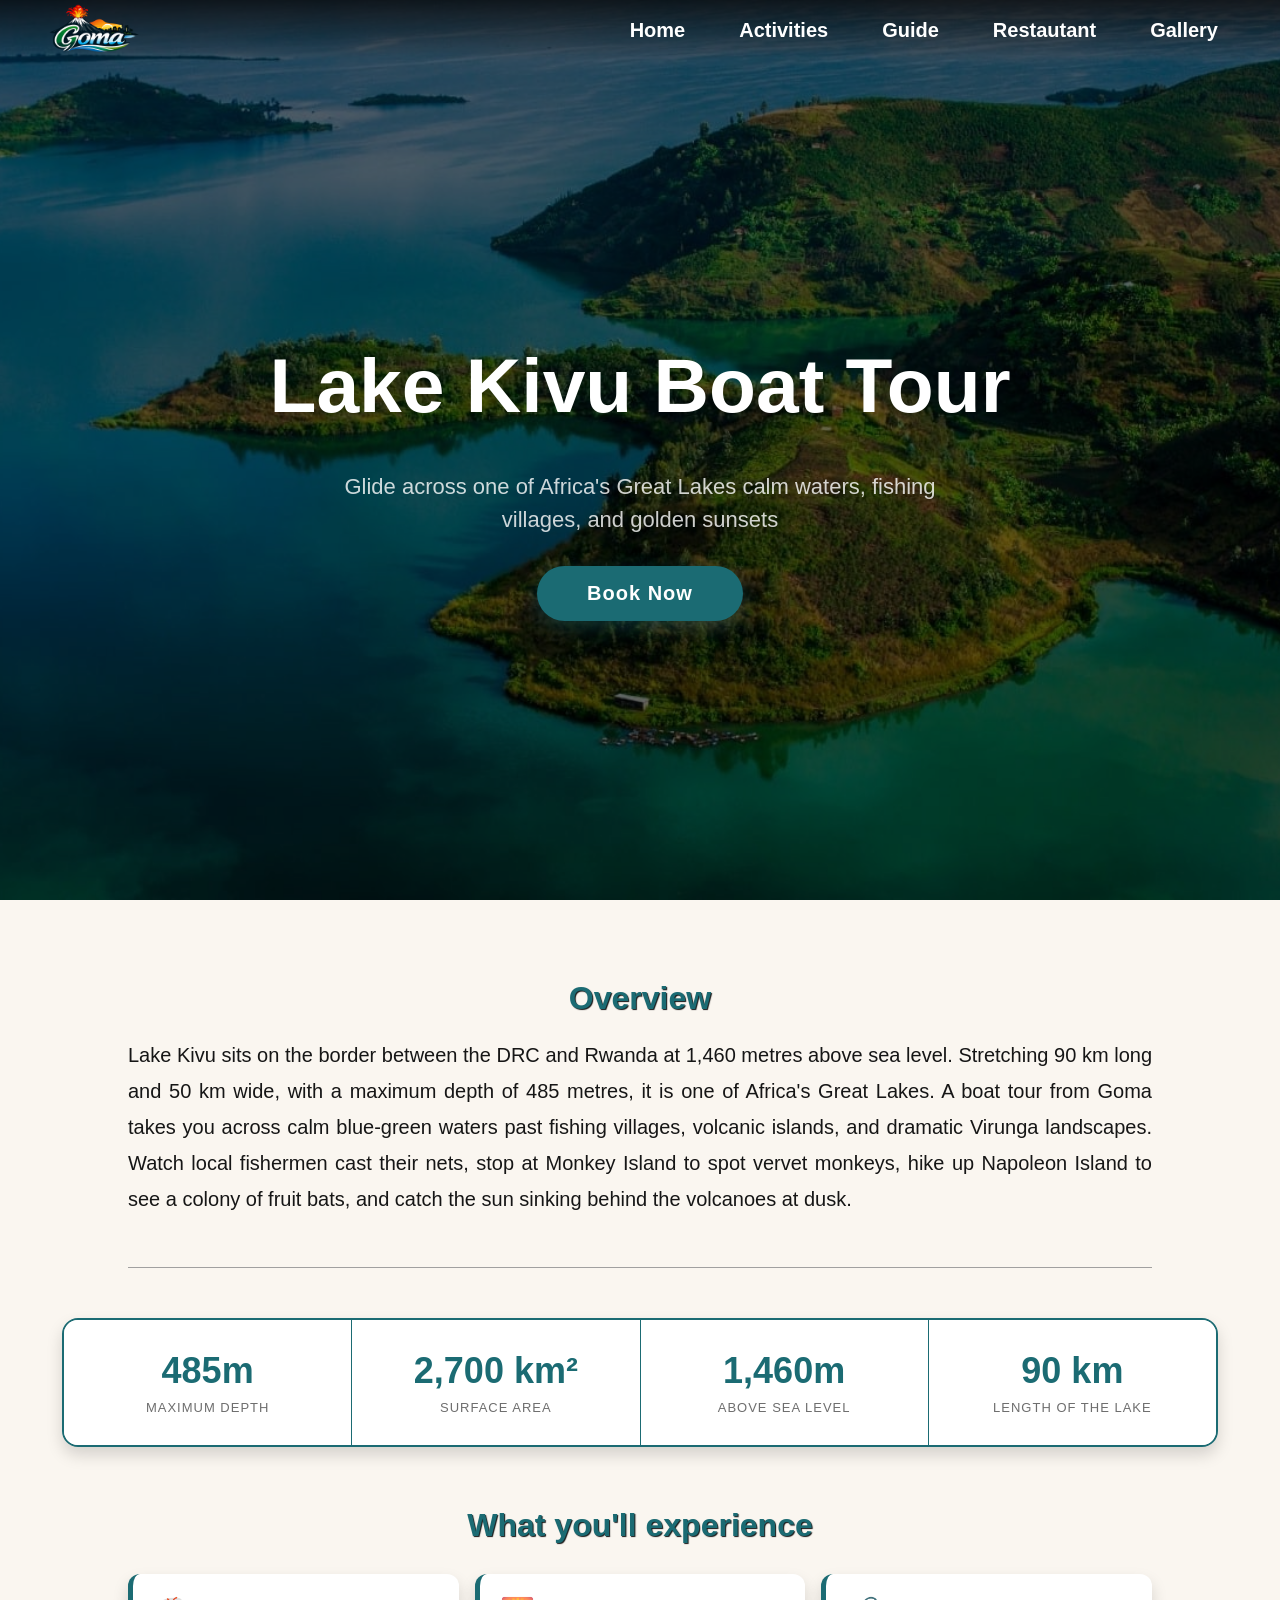
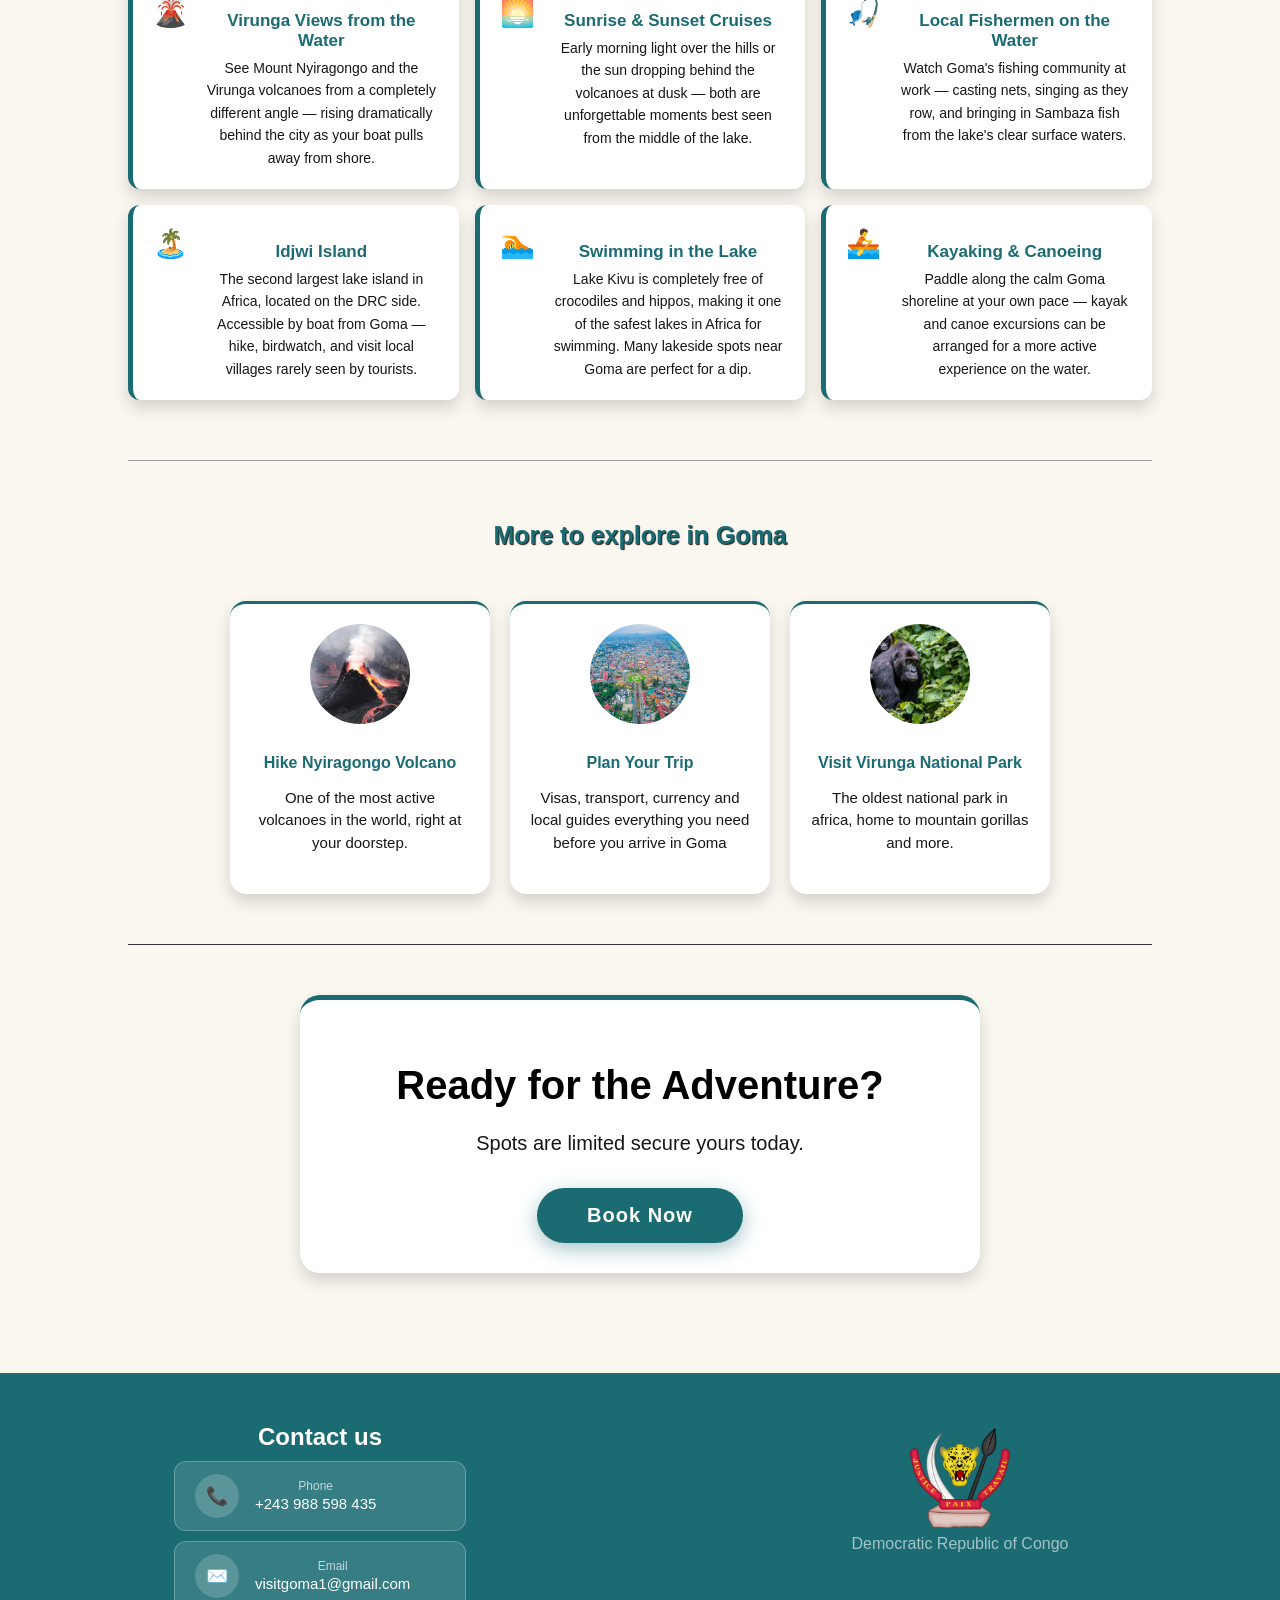
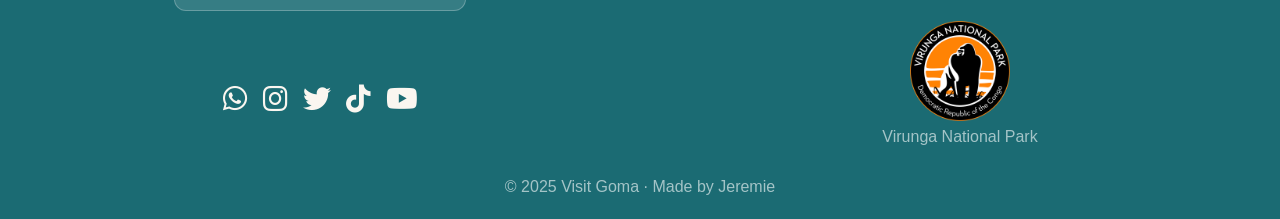
<file: VISIT GOMA/lakekivu.html>
<!DOCTYPE html>
<html lang="en">
    <head>
        <meta charset="UTF-8">
        <meta name="viewport" content="width=device-width, initial-scale=1.0">
        <title>Tour on boat in the Lake Kivu</title>
        <link rel="stylesheet" href="lakekivu.css">
        <link rel="stylesheet" href="https://cdnjs.cloudflare.com/ajax/libs/font-awesome/6.5.1/css/all.min.css">
        <link rel="icon" type="image/png" href="favicon4.png">
    </head>
    <body>
       <nav>
            <img src="goma-logo.png" alt="logo" class="logo">
            <div class="nav-links">
                <a href="index.html">Home</a>

                <div class="dropdown">
                    <a href="#activities">Activities</a>
                    <div class="dropdown-menu">
                        <a href="volcano hiking.html">Volcano Hiking</a>
                        <a href="virunga.html">Virunga Safari</a>
                        <a href="lakekivu.html">Lake Kivu Boat Tour</a>
                    </div>
                </div>
                <a href="guide.html">Guide</a>
                <a href="food.html">Restautant</a>
                <a href="gallery.html">Gallery</a>
            </div>
        </nav>
        <section class="hero">
            <div class="hero-overlay">
                <h1>Lake Kivu Boat Tour</h1>
                <p>Glide across one of Africa's Great Lakes calm waters, fishing villages, and golden sunsets</p>
                <a href="../library/regist.html">
                    <button>Book Now</button>
                </a>
            </div>
        </section>

        <section class="overview">
            <h2>Overview</h2>
            <p>
                Lake Kivu sits on the border between the DRC and Rwanda at 1,460 metres above sea level. 
                Stretching 90 km long and 50 km wide, with a maximum depth of 485 metres, it is one of 
                Africa's Great Lakes. A boat tour from Goma takes you across calm blue-green waters past 
                fishing villages, volcanic islands, and dramatic Virunga landscapes. Watch local fishermen 
                cast their nets, stop at Monkey Island to spot vervet monkeys, hike up Napoleon Island 
                to see a colony of fruit bats, and catch the sun sinking behind the volcanoes at dusk.
            </p>

        </section>
            <div class="stats-strip">
                <div class="stat">
                    <span class="stat-number">485m</span>
                    <span class="stat-label">Maximum depth</span>
                </div>
                <div class="stat">
                    <span class="stat-number">2,700 km²</span>
                    <span class="stat-label">Surface area</span>
                </div>
                <div class="stat">
                    <span class="stat-number">1,460m</span>
                    <span class="stat-label">Above sea level</span>
                </div>
                <div class="stat">
                    <span class="stat-number">90 km</span>
                    <span class="stat-label">Length of the lake</span>
                </div>
            </div>
        </section>


        <section class="highlights">
            <h2>What you'll experience</h2>
            <div class="highlight-cards">

                <div class="highlight-card">
                    <div class="highlight-icon">🌋</div>
                    <div class="highlight-text">
                        <h3>Virunga Views from the Water</h3>
                        <p>See Mount Nyiragongo and the Virunga volcanoes from a completely different angle — rising dramatically behind the city as your boat pulls away from shore.</p>
                    </div>
                </div>

                <div class="highlight-card">
                    <div class="highlight-icon">🌅</div>
                    <div class="highlight-text">
                        <h3>Sunrise & Sunset Cruises</h3>
                        <p>Early morning light over the hills or the sun dropping behind the volcanoes at dusk — both are unforgettable moments best seen from the middle of the lake.</p>
                    </div>
                </div>

                <div class="highlight-card">
                    <div class="highlight-icon">🎣</div>
                    <div class="highlight-text">
                        <h3>Local Fishermen on the Water</h3>
                        <p>Watch Goma's fishing community at work — casting nets, singing as they row, and bringing in Sambaza fish from the lake's clear surface waters.</p>
                    </div>
                </div>

                <div class="highlight-card">
                    <div class="highlight-icon">🏝️</div>
                    <div class="highlight-text">
                        <h3>Idjwi Island</h3>
                        <p>The second largest lake island in Africa, located on the DRC side. Accessible by boat from Goma — hike, birdwatch, and visit local villages rarely seen by tourists.</p>
                    </div>
                </div>

                <div class="highlight-card">
                    <div class="highlight-icon">🏊</div>
                    <div class="highlight-text">
                        <h3>Swimming in the Lake</h3>
                        <p>Lake Kivu is completely free of crocodiles and hippos, making it one of the safest lakes in Africa for swimming. Many lakeside spots near Goma are perfect for a dip.</p>
                    </div>
                </div>

                <div class="highlight-card">
                    <div class="highlight-icon">🚣</div>
                    <div class="highlight-text">
                        <h3>Kayaking & Canoeing</h3>
                        <p>Paddle along the calm Goma shoreline at your own pace — kayak and canoe excursions can be arranged for a more active experience on the water.</p>
                    </div>
                </div>

            </div>
        </section>
         <section class="activities-container">
            <h2>More to explore in Goma</h2>
            <div class="activities">
                <a href="volcano hiking.html">
                    <div class="act-card">  
                        <img class="card-img" src="volcano.jpg" alt="a little eruption with lava">
                        <h3>Hike Nyiragongo Volcano</h3>
                        <p>One of the most active volcanoes in the world, right at your doorstep.</p>
                    </div>
                </a>

                <a href="guide.html">
                    <div class="act-card">
                        <img class="card-img" src="Goma1.jpg" alt="fresh fish from lake kivu">
                        <h3>Plan Your Trip</h3>
                        <p>Visas, transport, currency and local guides everything you need before you arrive in Goma</p>
                    </div>
                </a>

                <a href="virunga.html">
                    <div class="act-card"> 
                        <img class="card-img" src="Virunga.jpg" alt="a mum gorilla carrying a baby gorilla on her back.">
                        <h3>Visit Virunga National Park</h3>
                        <p>The oldest national park in africa, home to mountain gorillas and more.</p>
                    </div>
                </a>
            </div>
        </section>
        <div class="cta">
            <h2>Ready for the Adventure?</h2>
            <p>Spots are limited secure yours today.</p>
            <a href="../library/regist.html">
                <button>Book Now</button>
            </a>
        </div>

        <footer class="footer">
            <div class="footer__contact-list">
                <h2>Contact us</h2>
                <div class="footer__contact-item">
                    <div class="footer__icon-wrap">📞</div>
                    <div class="footer__contact-text">
                        <label>Phone</label>
                        <a href="tel:+243988598435">+243 988 598 435</a>
                    </div>
                </div>

                <div class="footer__contact-item">
                    <div class="footer__icon-wrap">✉️</div>
                    <div class="footer__contact-text">
                        <label>Email</label>
                        <a href="mailto:jeremymugasa84@gmail.com">visitgoma1@gmail.com</a>
                    </div>
                </div>
            </div>

            <div class="footer-logo">
                <img src="rdc-logo.png" alt="">
                <p>Democratic Republic of Congo</p>
            </div>

            <div class="social-icons">
                <a href="https://wa.me/256747220336" target="_blank"><i class="fa-brands fa-whatsapp"></i></a>
                <a href="https://www.instagram.com/jeremy_mugasa?igsh=ajdqMnY0Y2E5MTE1&utm_source=qr" target="_blank"><i class="fa-brands fa-instagram"></i></a>
                <a href="https://x.com/jeremymugasa?s=11" target="_blank"><i class="fa-brands fa-twitter" ></i></a>
                <a href="https://www.tiktok.com/@jeremug2?_r=1&_t=ZS-97BGXSkkcoZ" target="_blank"><i class="fa-brands fa-tiktok"></i></a>
                <a href="https://youtube.com/@jeremug?si=6xw02Za73LISw-qL" target="_blank"><i class="fa-brands fa-youtube"></i></a>
            </div>
            <div class="footer-logo">
                <img src="logo-virunga.png" alt="">
                <p>Virunga National Park</p>
            </div>
            <p class="copyright">&copy; 2025 Visit Goma · Made by Jeremie</p>
        </footer>
    </body>
</html>
</file>
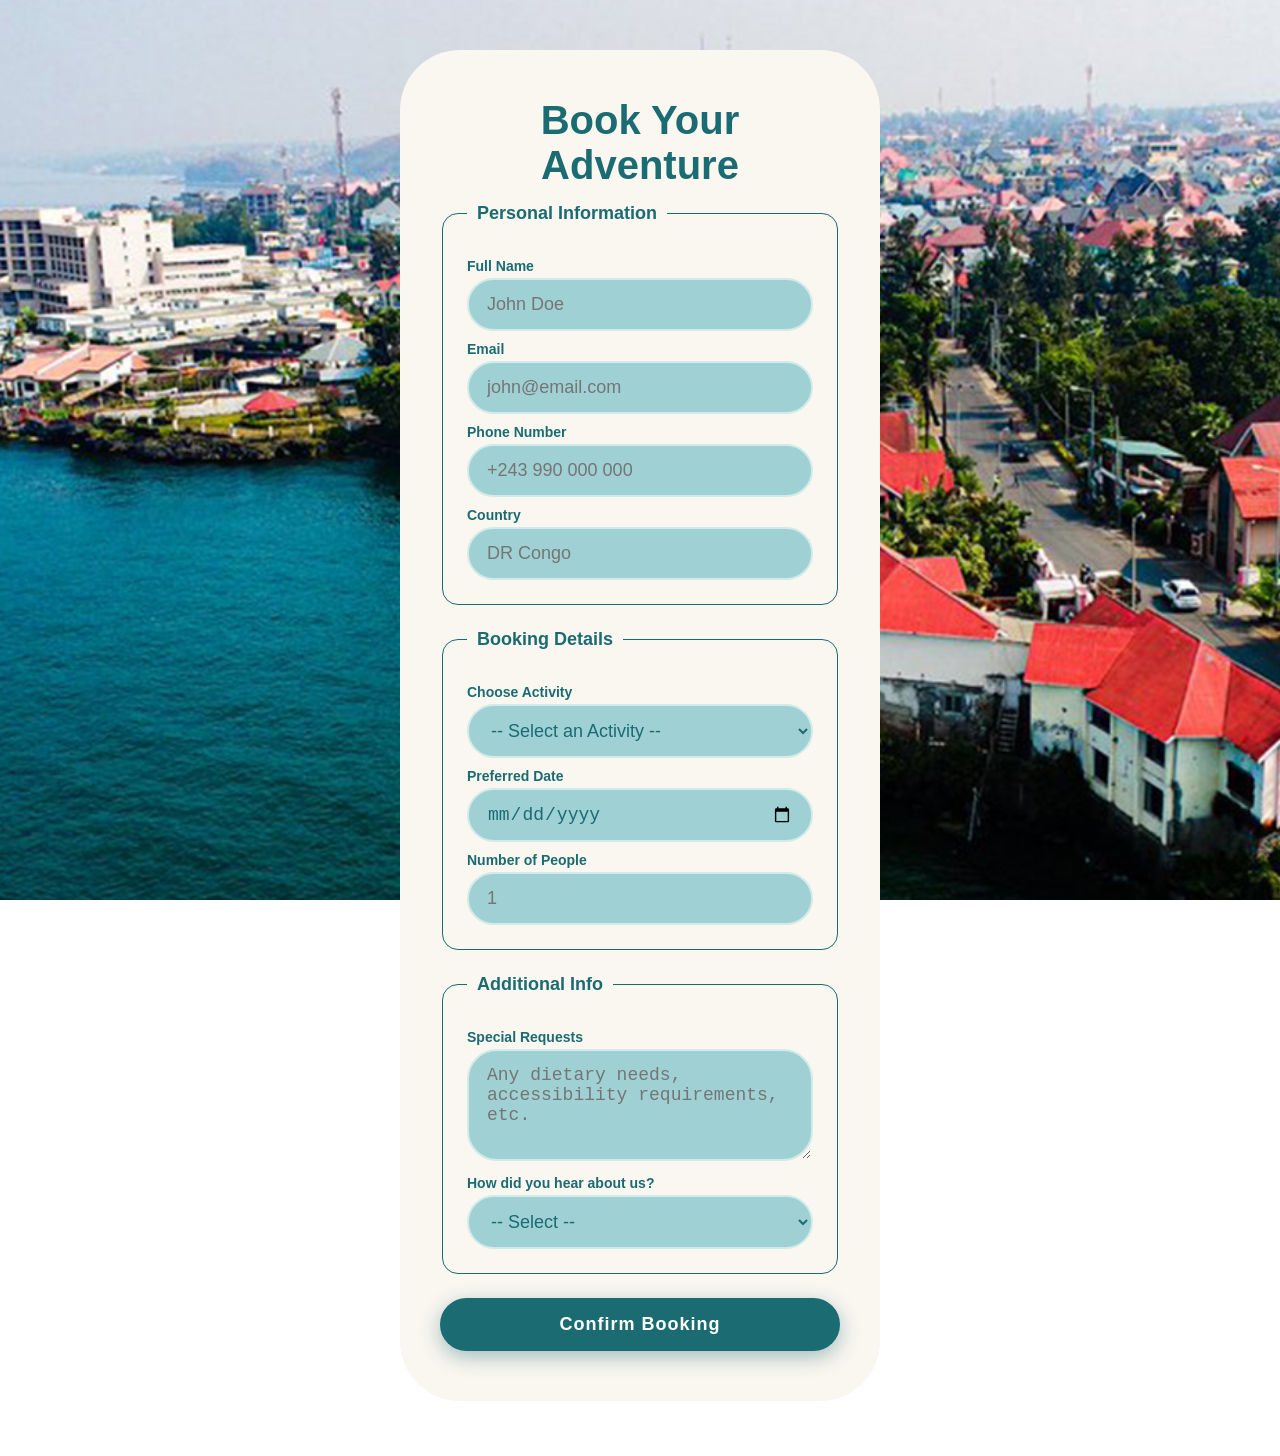
<file: VISIT GOMA/regist.html>
<!DOCTYPE html>
<html lang="en">
  <head>
    <meta charset="UTF-8">
    <title>Registration Form</title>
    <link rel="stylesheet" href="regist.css" />
  </head>
  <body>
        <section id="booking">
                <h2>Book Your Adventure</h2>
                <form action="#" method="post">

                    <fieldset>
                        <legend>Personal Information</legend>
                        <label for="name">Full Name</label>
                        <input type="text" id="name" name="name" placeholder="John Doe" required>

                        <label for="email">Email</label>
                        <input type="email" id="email" name="email" placeholder="john@email.com" required>

                        <label for="phone">Phone Number</label>
                        <input type="tel" id="phone" name="phone" placeholder="+243 990 000 000" required>

                        <label for="country">Country</label>
                        <input type="text" id="country" name="country" placeholder="DR Congo" required>
                    </fieldset>
                    
                    <fieldset>
                        <legend>Booking Details</legend>
                        <label for="activity">Choose Activity</label>
                        <select id="activity" name="activity" required>
                            <option value="">-- Select an Activity --</option>
                            <option value="volcano">Volcano Hiking</option>
                            <option value="food">Local Food & Culture</option>
                            <option value="safari">Virunga Safari</option>
                            <option value="lake">Lake Kivu Boat Tour</option>
                        </select>

                        <label for="date">Preferred Date</label>
                        <input type="date" id="date" name="date" required>

                        <label for="group">Number of People</label>
                        <input type="number" id="group" name="group" min="1" max="20" placeholder="1" required>
                    </fieldset>
                
                    <fieldset>
                        <legend>Additional Info</legend>
                        <label for="message">Special Requests</label>
                        <textarea id="message" name="message" rows="4" 
                        placeholder="Any dietary needs, accessibility requirements, etc."></textarea>

                        <label for="source">How did you hear about us?</label>
                        <select id="source" name="source">
                            <option value="">-- Select --</option>
                            <option value="social">Social Media</option>
                            <option value="friend">Friend / Family</option>
                            <option value="google">Google Search</option>
                            <option value="other">Other</option>
                        </select>
                    </fieldset>

                    <button type="submit" class="book-btn">Confirm Booking</button>
                </form>
        </section>
  </body>
</html>
</file>
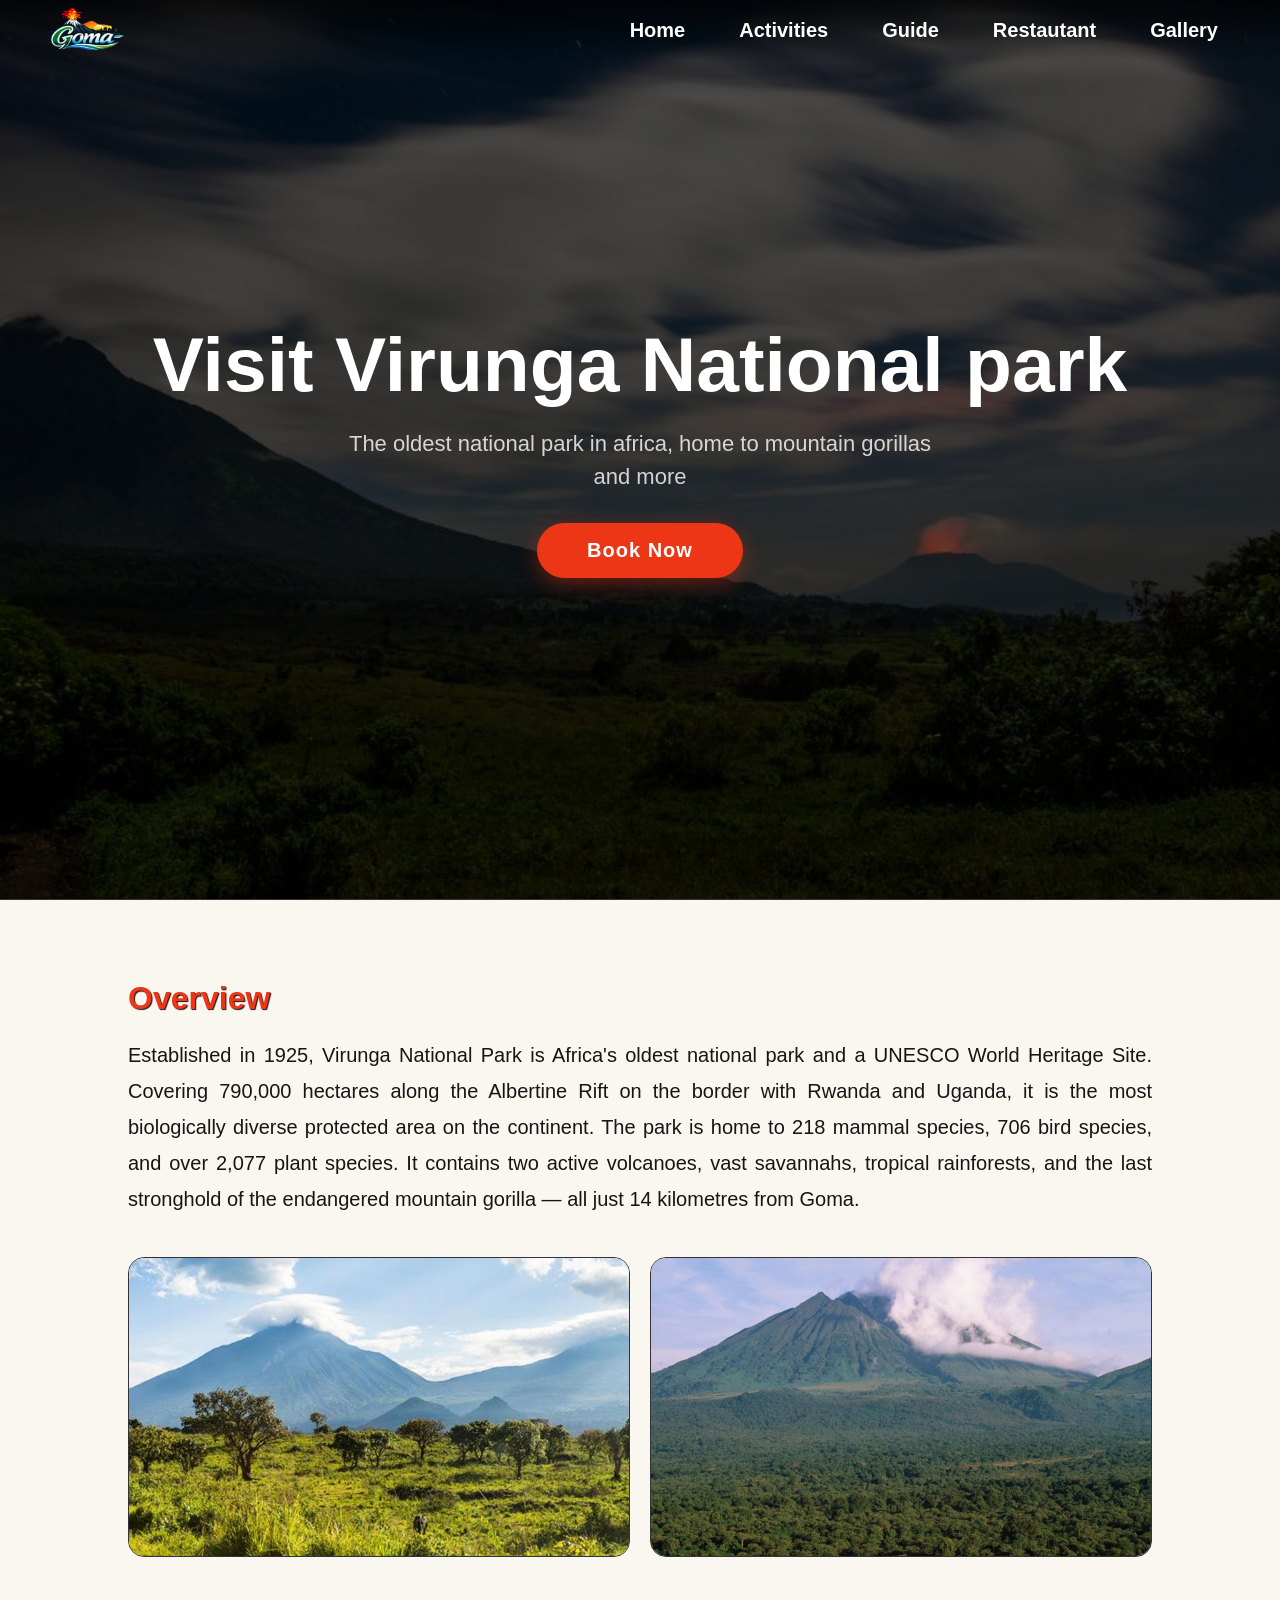
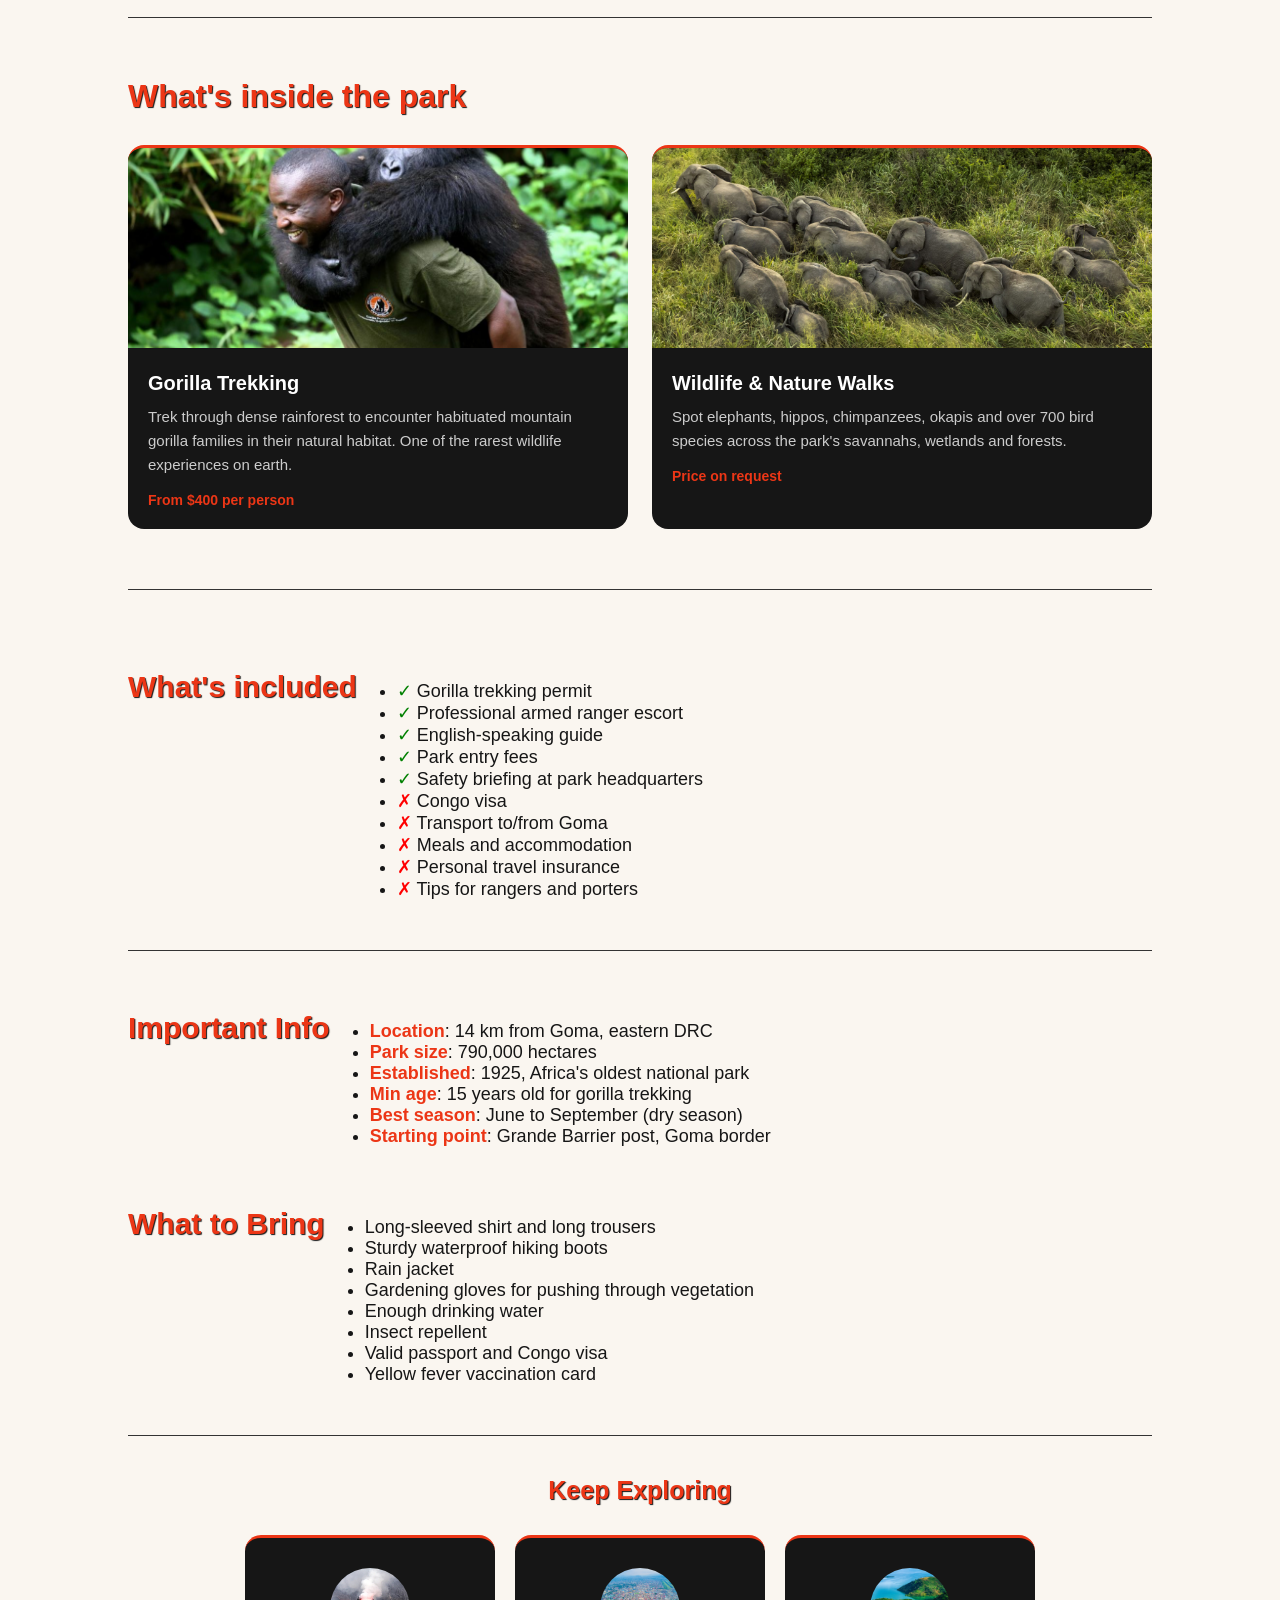
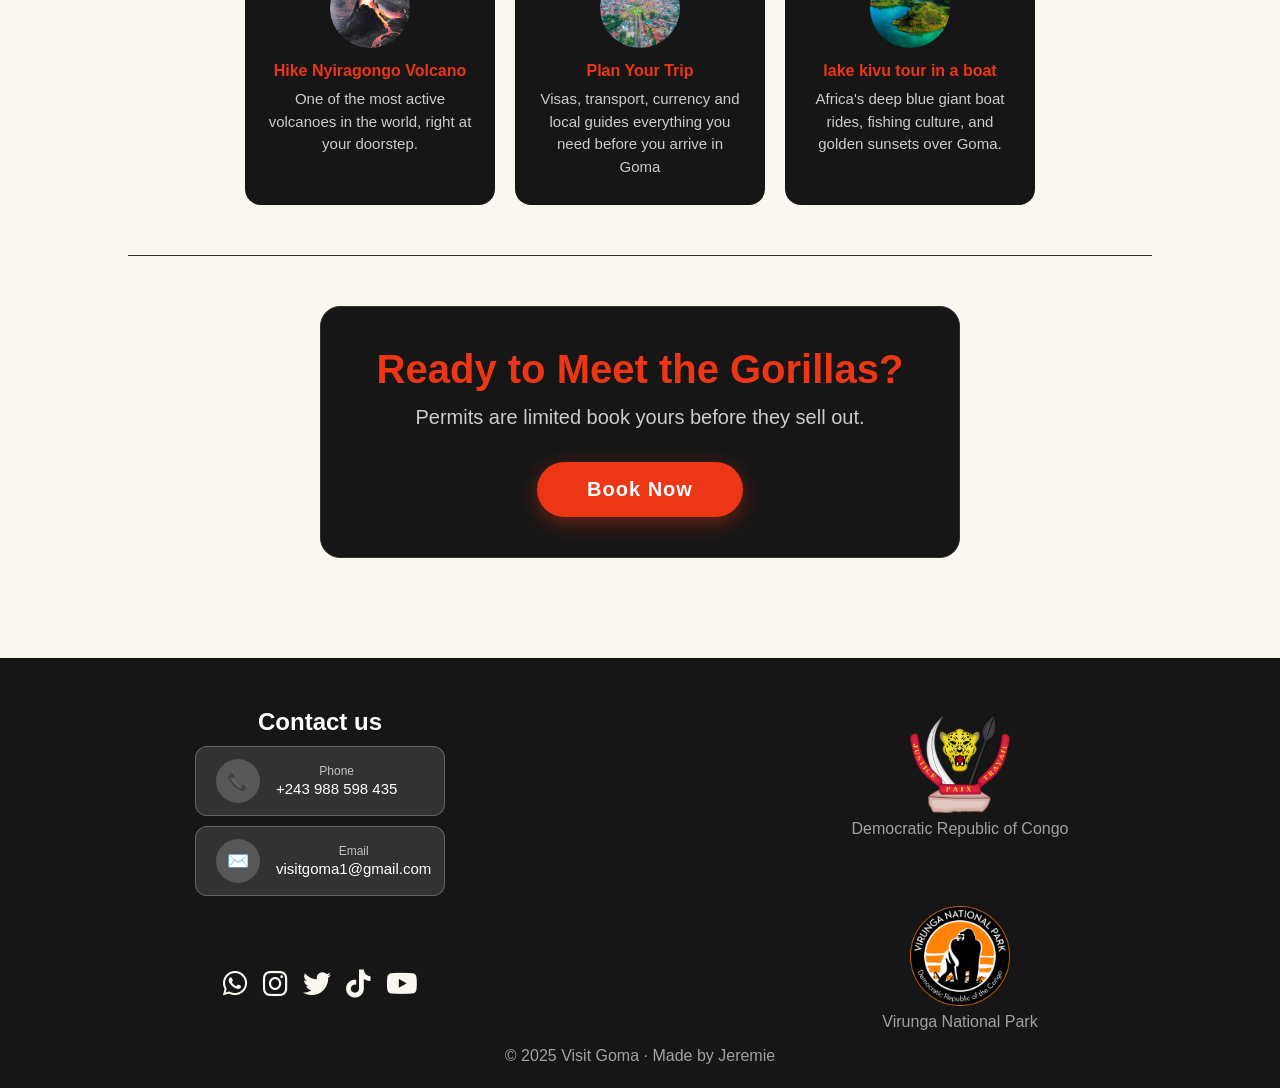
<file: VISIT GOMA/virunga.html>
<!DOCTYPE html>
<html lang="en">
    <head>
        <meta charset="UTF-8">
        <meta name="viewport" content="width=device-width, initial-scale=1.0">
        <title>Hiking virunga</title>
        <link rel="stylesheet" href="virunga.css">
        <link rel="stylesheet" href="https://cdnjs.cloudflare.com/ajax/libs/font-awesome/6.5.1/css/all.min.css">
        <link rel="icon" type="image/png" href="favicon2.png">
    </head>
    <body>
        <nav>
        <img src="goma-logo.png" alt="logo" class="logo">
        <div class="nav-links">
            <a href="index.html">Home</a>

            <div class="dropdown">
                <a href="#activities">Activities</a>
                <div class="dropdown-menu">
                    <a href="volcano hiking.html">Volcano Hiking</a>
                    <a href="virunga.html">Virunga Safari</a>
                    <a href="lakekivu.html">Lake Kivu Boat Tour</a>
                </div>
            </div>
            <a href="guide.html">Guide</a>
            <a href="food.html">Restautant</a>
            <a href="gallery.html">Gallery</a>
        </div>
    </nav>
        <section class="hero">
            <div class="hero-overlay">
                <h1>Visit Virunga National park</h1>
                <p>The oldest national park in africa, home to mountain gorillas and more</p>
                 <a href="../library/regist.html">
                    <button>Book Now</button>
                </a>
            </div>
        </section>

        <section class="overview">
            <h2>Overview</h2>
            <p>
                Established in 1925, Virunga National Park is Africa's oldest national park and a UNESCO World Heritage Site.  Covering 790,000 hectares along the Albertine Rift on the border with Rwanda and Uganda,  it is the most biologically diverse protected area on the continent. The park is home to 218 mammal species, 706 bird species, and over 2,077 plant species.  It contains two active volcanoes, vast savannahs, tropical rainforests, and the last stronghold of the endangered mountain gorilla — all just 14 kilometres from Goma.
            </p>
            <div class="overview-img">
                <img src="virunga1.jpg" alt="Virunga landscape">
                <img src="park.jpg" alt="Mountain gorilla in Virunga">
            </div>
        </section>


        <section class="highlights">
            <h2>What's inside the park</h2>
            <div class="highlight-cards">

                <div class="highlight-card">
                    <img src="Gorilla-Virunga.jpg" alt="Mountain gorilla">
                    <div class="highlight-text">
                        <h3>Gorilla Trekking</h3>
                        <p>Trek through dense rainforest to encounter habituated mountain gorilla families in their natural habitat. One of the rarest wildlife experiences on earth.</p>
                        <span class="highlight-price">From $400 per person</span>
                    </div>
                </div>

                <div class="highlight-card">
                    <img src="Elephant.jpg" alt="Wildlife in Virunga">
                    <div class="highlight-text">
                        <h3>Wildlife & Nature Walks</h3>
                        <p>Spot elephants, hippos, chimpanzees, okapis and over 700 bird species across the park's savannahs, wetlands and forests.</p>
                        <span class="highlight-price">Price on request</span>
                    </div>
                </div>

            </div>
        </section>


        <section class="included">
            <h2>What's included</h2>
            <ul>
                <li><span class="check">✓</span> Gorilla trekking permit</li>
                <li><span class="check">✓</span> Professional armed ranger escort</li>
                <li><span class="check">✓</span> English-speaking guide</li>
                <li><span class="check">✓</span> Park entry fees</li>
                <li><span class="check">✓</span> Safety briefing at park headquarters</li>
                <li><span class="cross">✗</span> Congo visa</li>
                <li><span class="cross">✗</span> Transport to/from Goma</li>
                <li><span class="cross">✗</span> Meals and accommodation</li>
                <li><span class="cross">✗</span> Personal travel insurance</li>
                <li><span class="cross">✗</span> Tips for rangers and porters</li>
            </ul>
        </section>


        <section class="important-info">
            <div class="info-container">
                <h2>Important Info</h2>
                <ul>
                    <li><strong>Location</strong>: 14 km from Goma, eastern DRC</li>
                    <li><strong>Park size</strong>: 790,000 hectares</li>
                    <li><strong>Established</strong>: 1925, Africa's oldest national park</li>
                    <li><strong>Min age</strong>: 15 years old for gorilla trekking</li>
                    <li><strong>Best season</strong>: June to September (dry season)</li>
                    <li><strong>Starting point</strong>: Grande Barrier post, Goma border</li>
                </ul>
            </div>
            <div class="info-container">
                <h2>What to Bring</h2>
                <ul>
                    <li>Long-sleeved shirt and long trousers</li>
                    <li>Sturdy waterproof hiking boots</li>
                    <li>Rain jacket</li>
                    <li>Gardening gloves for pushing through vegetation</li>
                    <li>Enough drinking water</li>
                    <li>Insect repellent</li>
                    <li>Valid passport and Congo visa</li>
                    <li>Yellow fever vaccination card</li>
                </ul>
            </div>
        </section>
        <section class="activities-container">
            <h2>Keep Exploring</h2>
            <div class="activities">
                <a href="volcano hiking.html">
                    <div class="act-card">  
                        <img class="card-img" src="volcano.jpg" alt="a little eruption with lava">
                        <h3>Hike Nyiragongo Volcano</h3>
                        <p>One of the most active volcanoes in the world, right at your doorstep.</p>
                    </div>
                </a>

                <a href="guide.html">
                    <div class="act-card">
                        <img class="card-img" src="Goma1.jpg" alt="fresh fish from lake kivu">
                        <h3>Plan Your Trip</h3>
                        <p>Visas, transport, currency and local guides everything you need before you arrive in Goma</p>
                    </div>
                </a>

                <a href="lakekivu.html">
                    <div class="act-card">
                        <img class="card-img" src="lake-kivu-1.jpg" alt="a landscape of the lake kivu.">
                        <h3>lake kivu tour in a boat</h3>
                        <p>Africa's deep blue giant boat rides, fishing culture, and golden sunsets over Goma.</p>
                    </div>
                </a>
            </div>
        </section>
        <section class="cta">
            <h2>Ready to Meet the Gorillas?</h2>
            <p>Permits are limited book yours before they sell out.</p>
            <a href="../library/regist.html" target="_blank">
                <button>Book Now</button>
            </a>
        </section>

        <footer class="footer">
            <div class="footer__contact-list">
                <h2>Contact us</h2>
                <div class="footer__contact-item">
                    <div class="footer__icon-wrap">📞</div>
                    <div class="footer__contact-text">
                        <label>Phone</label>
                        <a href="tel:+243988598435">+243 988 598 435</a>
                    </div>
                </div>

                <div class="footer__contact-item">
                    <div class="footer__icon-wrap">✉️</div>
                    <div class="footer__contact-text">
                        <label>Email</label>
                        <a href="mailto:jeremymugasa84@gmail.com">visitgoma1@gmail.com</a>
                    </div>
                </div>
            </div>

            <div class="footer-logo">
                <img src="rdc-logo.png" alt="">
                <p>Democratic Republic of Congo</p>
            </div>

            <div class="social-icons">
                <a href="https://wa.me/256747220336" target="_blank"><i class="fa-brands fa-whatsapp"></i></a>
                <a href="https://www.instagram.com/jeremy_mugasa?igsh=ajdqMnY0Y2E5MTE1&utm_source=qr" target="_blank"><i class="fa-brands fa-instagram"></i></a>
                <a href="https://x.com/jeremymugasa?s=11" target="_blank"><i class="fa-brands fa-twitter" ></i></a>
                <a href="https://www.tiktok.com/@jeremug2?_r=1&_t=ZS-97BGXSkkcoZ" target="_blank"><i class="fa-brands fa-tiktok"></i></a>
                <a href="https://youtube.com/@jeremug?si=6xw02Za73LISw-qL" target="_blank"><i class="fa-brands fa-youtube"></i></a>
            </div>
            <div class="footer-logo">
                <img src="logo-virunga.png" alt="">
                <p>Virunga National Park</p>
            </div>
            <p class="copyright">&copy; 2025 Visit Goma · Made by Jeremie</p>
        </footer>
    </body>
</html>
</file>
<file: VISIT GOMA/styles.css>
body {
    margin: 0px;
    text-align: center;
    font-family: sans-serif;
    background: #faf6f0;
}
nav {
    height:60px ;
    min-height: 40px;
    display: flex;
    background-color: #ffffff;
    justify-content: space-between;
    align-items: center;
    z-index: 100;
    width: 100%;
    position: fixed;
    border-bottom:1px solid #afaeae;
}

nav a {
    text-decoration: none;
    padding: 6px 12px;
    font-size: 20px;
    font-weight: bold;
    border-radius: 20px;
    color:#1b6b73;
   

}

 nav a:hover {
    background: #ec3616;
    transition: 0.5s;
    color: #ffffff;
}

.nav-links {
    display: flex;
    gap: 30px;
    padding-right: 50px;
}

.logo {
    width: auto;
    height: 100px;
    padding-top: 10px;
    padding-left: 20px;
}

.dropdown {
    position: relative;
    display: flex;
    align-items: center;
}

.dropdown-menu {
    display: none;
    position: absolute;
    top: 100%;
    left: 0;
    background-color: #ffffff;
    border-radius: 10px;
    box-shadow: 0px 8px 16px rgba(0,0,0,0.15);
    min-width: 180px;
    z-index: 200;
    overflow: hidden;
}

.dropdown:hover .dropdown-menu {
    display: flex;
    flex-direction: column;
}


.dropdown-menu a {
    padding: 12px 20px;
    text-align: left;
    font-size: 18px;
    font-weight: bold;
    color: #1B6B73;
    border-radius: 0;
}

.dropdown-menu a:hover {
    background-color: #ec3616;
    color: #ffffff;
    transition: 0.3s;
}

.hero {
    position: relative;
    height: 100vh;
    background-image: url(goma.jpg);
    background-size: cover;
    background-position: center;
    background-repeat: no-repeat;
    background-attachment: fixed;
}

.hero::before {
    content: "";
    position: absolute;
    inset: 0;
    border-bottom: 1px solid #333;
    background-color: rgba(0, 0, 0, 0.6);
}

.hero-overlay {
    position: relative;
    z-index: 1;
    height: 100%;
    display: flex;
    flex-direction: column;
    justify-content: center;
    align-items: center;
    text-align: center;
    padding: 0 20px;
}

.hero-overlay h1 {
    font-size: clamp(50px,10vw, 120px);
    color: #ffffff;
    line-height: 1.1;
    margin-bottom: 10px;
}

.hero-overlay p {
    font-size: clamp(16px, 2vw, 22px);
    color: #ffffffcc;
    margin-bottom: 30px;
    max-width: 600px;
}


button {
    background-color: #ec3616;
    color: #ffffff;
    font-size: 20px;
    font-weight: bold;
    padding: 16px 50px;
    border: none;
    border-radius: 50px;
    cursor: pointer;
    letter-spacing: 1px;
    box-shadow: 0px 6px 20px rgba(236, 54, 22, 0.4);
    transition: 0.3s;
    margin-bottom: 0;
}

button:hover {
    background-color: #c42d10;
    transform: translateY(-3px);
    box-shadow: 0px 10px 25px rgba(236, 54, 22, 0.5);
}


h1{
    animation: shakeX 3s infinite;
}

@keyframes shakeX {
  0%, 100% {
    transform: translateX(0);
  }

  10%, 30%, 50%, 70%, 90% {
    transform: translateX(-10px);
  }

  20%, 40%, 60%, 80% {
    transform: translateX(10px);
  }
}

h2,h3 {
    color: #1b6b73;
}

h2 {
    font-size: 26px;
}
p {
    color: #2e2e2e;
    font-size: 20px;
}

.container {
    width: 90%;
    margin: 20px auto;
    padding-bottom: 100px;
    border-bottom:1px solid #afaeae;
}

.container h2 {
    padding-top: 50px;
    text-shadow: 1px 1px 1px #161616;
}

.activities {
    display: flex;
    justify-content:center;
    flex-wrap: wrap;
    padding: 30px 5% 0;
    gap: 20px;
}

.card {
    flex: 1;
    min-width: 150px;
    width: 350px;
    background-color: #ffffff;
    border-radius: 16px;
    overflow: hidden;
    border-top: 5px solid #ec3616;
    box-shadow: 0px 8px 16px rgba(0,0,0,0.15);
}

.card-img {
    width: 100%;
    height: 200px;
    object-fit: cover;
}

.card-text {
    padding: 10px;
}

.card-text h3 {
    font-size: 20px;
    color: #1B6B73;
    margin-bottom: 10px;
}

.card-text p {
    font-size: 15px;
    color: #2e2e2e;
    line-height: 1.6;
    margin-bottom: 14px;
}

a {
    text-decoration: none;
}

.card:hover {
    transform: scale(1.1);
    transition: 2s ;
    cursor: pointer;
}

.about-container {
    margin: 0 auto;
    width: 90%;
    padding-bottom: 100px;
    border-bottom:1px solid #afaeae;
}
.about-container h2  {
    padding-top: 30px;
    text-shadow: 1px 1px 1px #161616;
}

.about {
    padding-top: 20px;
}

.about p {
    text-align: justify;
    font-style: italic;
    font-size: 18px;
    line-height: 1.5;
    width: 90%;
    margin: 0 auto;
}   

.goma-img {
    width: 60%;
    height: auto;
    height: 350px;
    margin: 0 auto;
    padding-top: 50px;
    display: flex;
    justify-content: center;
}

.goma-img img {
    width: 20%;
    height: 350px;
    object-fit: cover;
    border-radius: 10px;
    border: 2px solid #fff;
    transition: all ease-in-out 0.5s;
}

.goma-img img:hover{
    width:70%;
    cursor: pointer;

}

.cta {
    width: 60%;
    margin: 70px auto 100px ;
    background-color: #ffffff;
    border-radius: 20px;
    text-align: center;
    border-top: 5px solid #1b6b73;
    box-shadow: 0px 8px 16px rgba(0,0,0,0.15);
}

.cta h2 {
    font-size: 40px;
    margin-bottom: 10px;
}

.cta p {
    font-size: 20px;
    margin-bottom: 30px;
    color: #161616;
}
button {
    background-color: #ec3616;
    color: #ffffff;          
    font-size: 20px;
    font-weight: bold;
    padding: 16px 50px;      
    border: none;
    border-radius: 50px;     
    cursor: pointer;
    letter-spacing: 1px;
    box-shadow: 0px 6px 20px rgba(236, 54, 22, 0.4); 
    transition: 0.3s;
    margin-bottom: 50px;
}

button:hover {
    background-color: #c42d10;  
    transform: translateY(-3px); 
    box-shadow: 0px 10px 25px rgba(236, 54, 22, 0.5);
}

.footer {
    display: grid;
    grid-template-columns: repeat(2, 1fr);
    grid-template-rows:  auto auto;
    align-items: center;
    background: #1B6B73;
    font-family: sans-serif;
    color: #fff;
    text-align: center;
    gap: 10px 0;
    width: 100%;
}

.footer__contact-list {
    display: flex;
    flex-direction: column;
    justify-content: center;
    align-items: center;
    gap: 10px;
    margin-top: 50px;
}

.footer__contact-list h2 {
    color: #ffffff;
    margin: 0;
}

.footer__contact-item {
    display: flex;
    align-items: center;
    gap: 16px;
    background: rgba(255, 255, 255, 0.12);
    border: 0.5px solid rgba(255, 255, 255, 0.25);
    border-radius: 12px;
    padding: 12px 20px;
    width: 70%;
    overflow: hidden;
    max-width: 250px;
}

.footer__icon-wrap {
    width: 44px;
    height: 44px;
    border-radius: 50%;
    background: rgba(255, 255, 255, 0.18);
    display: flex;
    align-items: center;
    justify-content: center;
    flex-shrink: 0;
    font-size: 18px;
    pointer-events: none;
}

.footer__contact-text label {
    display: block;
    font-size: 12px;
    color: rgba(255, 255, 255, 0.7);
    margin-bottom: 2px;
}

.footer__contact-text a {
    display: inline;
    font-size: 15px;
    color: #fff;
    font-weight: 500;
    text-decoration: none;
    transition: transform 0.3s, color 0.3s;
}

.footer__contact-text a:hover {
    color: #ec3616;      
    transform: scale(1.3);
}

.footer-logo img {
    width: 100px;
    height: 100px;
}

.footer-logo p{
    color: rgba(255,255,255,0.6);
    margin: 0;
    font-size: 16px;
}

.social-icons {
    display: flex;
    justify-content: center;
    gap: 15px;
    padding-top: 30px;
}

.social-icons a {
    text-decoration: none;
    color: #FAF6F0;
    font-size: 28px;
    transition: transform 0.3s, color 0.3s;
}

.social-icons a:hover {
    color: #ec3616;      
    transform: scale(1.3);
}

.copyright {
    grid-column: 1 / 3;
    color: rgba(255,255,255,0.6);
    font-size: 16px;
    margin-bottom: 20px;
}
</file>
<file: VISIT GOMA/food.css>
body {
    margin: 0;
    font-family: sans-serif;
    background: #faf6f0;

}

nav {
    height:60px ;
    display: flex;
    background-color: #ffffff;
    justify-content: space-between;
    align-items: center;
    z-index: 100;
    width: 100%;
    position: fixed;
    border-bottom:1px solid #afaeae;
}

nav a {
    text-decoration: none;
    padding: 6px 12px;
    font-size: 20px;
    font-weight: bold;
    border-radius: 20px;
    color:#1b6b73
   

}

 nav a:hover {
    background: #ec3616;
    transition: 0.8s;
    color: #161616;
}

.nav-links {
    display: flex;
    gap: 30px;
    padding-right: 50px;
}

.logo {
    width: auto;
    height: 100px;
    padding-top: 10px;
    padding-left: 20px;
}

.dropdown {
    position: relative;
    display: flex;
    align-items: center;
}

.dropdown-menu {
    display: none;
    position: absolute;
    top: 100%;
    left: 0;
    background-color: #ffffff;
    border-radius: 10px;
    box-shadow: 0px 8px 16px rgba(0,0,0,0.15);
    min-width: 180px;
    z-index: 200;
    overflow: hidden;
}

.dropdown:hover .dropdown-menu {
    display: flex;
    flex-direction: column;
}

.dropdown-menu a {
    padding: 12px 20px;
    text-align: left;
    font-size: 18px;
    font-weight: bold;
    color: #1B6B73;
    border-radius: 0;
}

.dropdown-menu a:hover {
    background-color: #ec3616;
    color: #ffffff;
    transition: 0.3s;
}

.guide-hero {
    padding-top: 70px; 
    width: 100%;
}

.guide-hero-text {
    width: 80%;
    margin: 0 auto;
    padding: 60px 0 40px;
    display: flex;
    flex-direction: column;
    gap: 16px;
}

.guide-label {
    font-size: 14px;
    font-weight: bold;
    letter-spacing: 3px;
    text-transform: uppercase;
    color: #ec3616;
}

.guide-hero-text h1 {
    font-size: 64px;
    line-height: 1.1;
    margin: 0;
}

.guide-hero-text p {
    font-size: 20px;
    color: #6e6e6e;
    margin: 0;
    max-width: 600px;
}

.guide-hero-image {
    width: 80%;
    margin: 0 auto 60px;
}

.guide-hero-image img {
    width: 100%;
    height: 400px;
    object-fit: cover;
    border-radius: 16px;
}

.restaurants {
    width: 80%;
    margin: 0 auto 50px;
    border-bottom:1px solid #afaeae;
    padding-bottom: 70px;
}

.restaurants h2 {
    font-size: 32px;
    margin-bottom: 10px;
}

.restaurants-intro {
    font-size: 18px;
    color: #6e6e6e;
    margin-bottom: 40px;
}

.restaurant-grid {
    display: flex;
    flex-direction: column;
    gap: 20px;
}

.restaurant-card {
    display: flex;
    align-items: flex-start;
    gap: 24px;
    background-color: #161616;
    border-radius: 16px;
    padding: 24px;
    border-left: 4px solid #ec3616;
}

.restaurant-rank {
    font-size: 32px;
    font-weight: bold;
    color: #ec3616;
    min-width: 40px;
    line-height: 1;
    padding-top: 4px;
}

.restaurant-info {
    flex: 1;
}

.restaurant-info h3 {
    font-size: 22px;
    margin: 0 0 8px;
    color: #ffffff;
}

.restaurant-meta {
    display: flex;
    gap: 16px;
    margin-bottom: 8px;
}

.cuisine {
    font-size: 14px;
    color: #1B6B73;
    font-weight: bold;
}

.price {
    font-size: 14px;
    color: #6e6e6e;
}

.restaurant-rating {
    font-size: 15px;
    color: #ffffff;
    margin-bottom: 10px;
}

.review-count {
    color: #6e6e6e;
    font-size: 13px;
}

.restaurant-desc {
    font-size: 15px;
    color: #cccccc;
    line-height: 1.6;
    margin-bottom: 16px;
}

.restaurant-links {
    display: flex;
    gap: 12px;
}

.restaurant-links a {
    font-size: 13px;
    font-weight: bold;
    color: #ffffff;
    background-color: #ec3616;
    padding: 6px 16px;
    border-radius: 20px;
    text-decoration: none;
    transition: 0.3s;
}

.restaurant-links a:hover {
    background-color: #1B6B73;
}

.activities-container{
    text-align: center;
    width: 80%;
    margin: 0 auto;
    padding-bottom: 100px;
}

.activities-container h2 {
    font-size: 25px;
    color: #1b6b73;
    padding-bottom: 10px;
}
.activities {
    display: flex;
    justify-content: center;
    flex-wrap: wrap;
    gap: 20px;
}

.act-card {
    border-radius: 16px;
    background: #161616;
    width: 250px;
    min-height: 270px;
    border-top: 3px solid #ec3616;
    text-align: center;
    box-shadow: 0px 8px 16px rgba(0,0,0,0.0.2);
    transition: transform 0.3s;
}

.act-card:hover {
    transform: scale(1.1);
    transition: 2s;
    cursor: pointer;
}

.card-img {
    width: 100px;
    height: 100px;
    object-fit: cover;
    border-radius: 50%;
    padding: 10px
}

a {
    text-decoration: none;
    color: inherit;
    display: block;
}

h3 {
    color: #ec3616;
    font-size: 16px;
    margin-bottom: 8px;
}

p {
    color: #cccccc;
    font-size: 15px;
    line-height: 1.5;
}

.footer {
    display: grid;
    grid-template-columns: repeat(2, 1fr);
    grid-template-rows:  auto auto;
    align-items: center;
    background: #1B6B73;
    font-family: sans-serif;
    color: #fff;
    text-align: center;
    gap: 10px 0;
    width: 100%;
}

.footer__contact-list {
    display: flex;
    flex-direction: column;
    justify-content: center;
    align-items: center;
    gap: 10px;
    margin-top: 50px;
}

.footer__contact-list h2 {
    color: #ffffff;
    margin: 0;
}

.footer__contact-item {
    display: flex;
    align-items: center;
    gap: 16px;
    background: rgba(255, 255, 255, 0.12);
    border: 0.5px solid rgba(255, 255, 255, 0.25);
    border-radius: 12px;
    padding: 12px 20px;
    width: 70%;
    overflow: hidden;
    max-width: 250px;
}

.footer__icon-wrap {
    width: 44px;
    height: 44px;
    border-radius: 50%;
    background: rgba(255, 255, 255, 0.18);
    display: flex;
    align-items: center;
    justify-content: center;
    flex-shrink: 0;
    font-size: 18px;
    pointer-events: none;
}

.footer__contact-text label {
    display: block;
    font-size: 12px;
    color: rgba(255, 255, 255, 0.7);
    margin-bottom: 2px;
}

.footer__contact-text a {
    display: inline;
    font-size: 15px;
    color: #fff;
    font-weight: 500;
    text-decoration: none;
    transition: transform 0.3s, color 0.3s;
}

.footer__contact-text a:hover {
    color: #ec3616;      
    transform: scale(1.3);
}

.footer-logo img {
    width: 100px;
    height: 100px;
}

.footer-logo p{
    color: rgba(255,255,255,0.6);
    margin: 0;
    font-size: 16px;
}

.social-icons {
    display: flex;
    justify-content: center;
    gap: 15px;
    padding-top: 30px;
}

.social-icons a {
    text-decoration: none;
    color: #FAF6F0;
    font-size: 28px;
    transition: transform 0.3s, color 0.3s;
}

.social-icons a:hover {
    color: #ec3616;      
    transform: scale(1.3);
}

.copyright {
    grid-column: 1 / 3;
    color: rgba(255,255,255,0.6);
    font-size: 16px;
    margin-bottom: 20px;
}
</file>
<file: VISIT GOMA/guide.css>
* {
    margin: 0;
    padding: 0;
    box-sizing: border-box;
}

body {
    font-family: sans-serif;
    background-color: #faf6f0;
    color: #1a1a1a;
}

nav {
    height: 60px;
    display: flex;
    background-color: #ffffff;
    justify-content: space-between;
    align-items: center;
    z-index: 100;
    width: 100%;
    position: fixed;
    box-shadow: 0 2px 10px rgba(0,0,0,0.08);
}

nav a {
    text-decoration: none;
    padding: 6px 12px;
    font-size: 20px;
    font-weight: bold;
    border-radius: 20px;
    color: #1b6b73;
}

nav a:hover {
    background: #ec3616;
    color: #ffffff;
    transition: 0.8s;
}

.nav-links {
    display: flex;
    gap: 30px;
    padding-right: 50px;
}

.logo {
    width: auto;
    height: 100px;
    padding-top: 10px;
    padding-left: 20px;
}

.dropdown {
    position: relative;
    display: flex;
    align-items: center;
}

.dropdown-menu {
    display: none;
    position: absolute;
    top: 100%;
    left: 0;
    background-color: #ffffff;
    border-radius: 10px;
    box-shadow: 0px 8px 16px rgba(0,0,0,0.15);
    min-width: 180px;
    z-index: 200;
    overflow: hidden;
}

.dropdown:hover .dropdown-menu {
    display: flex;
    flex-direction: column;
}

.dropdown-menu a {
    padding: 12px 20px;
    text-align: left;
    font-size: 18px;
    font-weight: bold;
    color: #1B6B73;
    border-radius: 0;
}

.dropdown-menu a:hover {
    background-color: #ec3616;
    color: #ffffff;
    transition: 0.3s;
}

.hero {
    padding-top: 70px;
    width: 100%;
    background-color: #faf6f0;
    border-bottom: 3px solid #ec3616;
}

.hero-text {
    width: 80%;
    margin: 0 auto;
    padding: 80px 0 60px;
}

.hero-label {
    display: inline-block;
    font-size: 13px;
    font-weight: bold;
    letter-spacing: 3px;
    text-transform: uppercase;
    color: #ec3616;
    margin-bottom: 16px;
}

.hero-text h1 {
    font-size: clamp(40px, 6vw, 72px);
    color: #1a1a1a;
    line-height: 1.1;
    margin-bottom: 20px;
}

.hero-text p {
    font-size: 20px;
    color: #555555;
    max-width: 600px;
    line-height: 1.6;
}

.info-section {
    width: 80%;
    margin: 0 auto;
    padding: 60px 0;
    border-bottom: 1px solid #e0d8cf;
}

.info-section h2 {
    font-size: 30px;
    color: #ec3616;
    margin-bottom: 30px;
}

.info-grid {
    display: flex;
    flex-wrap: wrap;
    gap: 20px;
}

.info-card {
    flex: 1;
    min-width: 250px;
    background-color: #ffffff;
    border-radius: 14px;
    padding: 24px;
    border-left: 4px solid #ec3616;
    box-shadow: 0 2px 8px rgba(0,0,0,0.05);
}

.info-card h3 {
    font-size: 17px;
    color: #ec3616;
    margin-bottom: 10px;
}

.info-card p {
    font-size: 15px;
    color: #555555;
    line-height: 1.7;
}

.practical-grid {
    display: flex;
    flex-wrap: wrap;
    gap: 20px;
}

.practical-card {
    flex: 1;
    min-width: 200px;
    background-color: #ffffff;
    border-radius: 14px;
    padding: 24px;
    text-align: center;
    box-shadow: 0 2px 8px rgba(0,0,0,0.05);
    border-top: 3px solid #ec3616;
}

.practical-icon {
    font-size: 32px;
    display: block;
    margin-bottom: 12px;
}

.practical-card h3 {
    font-size: 16px;
    color: #1a1a1a;
    margin-bottom: 8px;
    font-weight: bold;
}

.practical-card p {
    font-size: 14px;
    color: #666666;
    line-height: 1.6;
}

.guides-section {
    background-color: #0a0a0a;
    padding: 80px 0;
}

.guides-header {
    width: 80%;
    margin: 0 auto 50px;
    text-align: center;
}

.guides-label {
    display: inline-block;
    font-size: 13px;
    font-weight: bold;
    letter-spacing: 3px;
    text-transform: uppercase;
    color: #1B6B73;
    margin-bottom: 16px;
}

.guides-header h2 {
    font-size: clamp(32px, 4vw, 52px);
    color: #ffffff;
    margin-bottom: 16px;
}

.guides-header p {
    font-size: 18px;
    color: #aaaaaa;
    max-width: 500px;
    margin: 0 auto;
    line-height: 1.6;
}

.guides-grid {
    width: 80%;
    margin: 0 auto;
    display: flex;
    flex-wrap: wrap;
    gap: 24px;
    justify-content: center;
}

.guide-card {
    background-color: #161616;
    border-radius: 16px;
    overflow: hidden;
    width: 280px;
    flex-shrink: 0;
    transition: transform 0.3s;
    border: 1px solid #222;
}

.guide-card:hover {
    transform: translateY(-6px);
}

.guide-img-wrap {
    position: relative;
}

.guide-img-wrap img {
    width: 100%;
    height: 220px;
    object-fit: cover;
    display: block;
}

.guide-specialty {
    position: absolute;
    bottom: 12px;
    left: 12px;
    font-size: 12px;
    font-weight: bold;
    padding: 4px 12px;
    border-radius: 20px;
    letter-spacing: 0.5px;
}

.guide-specialty.volcano {
    background-color: #ec3616;
    color: #ffffff;
}

.guide-specialty.virunga {
    background-color: #1B6B73;
    color: #ffffff;
}

.guide-specialty.lake {
    background-color: #1B6B73;
    color: #ffffff;
}

.guide-info {
    padding: 20px;
}

.guide-info h3 {
    font-size: 18px;
    color: #ffffff;
    margin-bottom: 8px;
}

.guide-bio {
    font-size: 14px;
    color: #aaaaaa;
    line-height: 1.6;
    margin-bottom: 16px;
}

.guide-tags {
    display: flex;
    flex-wrap: wrap;
    gap: 8px;
}

.guide-tags span {
    font-size: 12px;
    background-color: #222222;
    color: #cccccc;
    padding: 4px 10px;
    border-radius: 20px;
}

.cta {
    background-color: #1a1a1a;
    padding: 60px 20px 80px;
    text-align: center;
    width: 50%;
    margin:100px auto 20px;
    border-radius: 20px;
    border: 1px solid #222;
}

.cta h2 {
    font-size: 40px;
    color: #ffffff;
    margin-bottom: 10px;
}

.cta p {
    font-size: 20px;
    color: #aaaaaa;
    margin-bottom: 30px;
}

button {
    background-color: #1B6B73;
    color: #ffffff;
    font-size: 20px;
    font-weight: bold;
    padding: 16px 50px;
    border: none;
    border-radius: 50px;
    cursor: pointer;
    letter-spacing: 1px;
    box-shadow: 0px 6px 20px rgba(27, 107, 115, 0.4);
    transition: 0.3s;
}

button:hover {
    background-color: #145a61;
    transform: translateY(-3px);
    box-shadow: 0px 10px 25px rgba(27, 107, 115, 0.5);
}

.footer {
    display: grid;
    grid-template-columns: repeat(2, 1fr);
    grid-template-rows:  auto auto;
    align-items: center;
    background: #1B6B73;
    font-family: sans-serif;
    color: #fff;
    text-align: center;
    gap: 10px 0;
    width: 100%;
}

.footer__contact-list {
    display: flex;
    flex-direction: column;
    justify-content: center;
    align-items: center;
    gap: 10px;
    margin-top: 50px;
}

.footer__contact-list h2 {
    color: #ffffff;
    margin: 0;
}

.footer__contact-item {
    display: flex;
    align-items: center;
    gap: 16px;
    background: rgba(255, 255, 255, 0.12);
    border: 0.5px solid rgba(255, 255, 255, 0.25);
    border-radius: 12px;
    padding: 12px 20px;
    width: 70%;
    overflow: hidden;
    max-width: 250px;
}

.footer__icon-wrap {
    width: 44px;
    height: 44px;
    border-radius: 50%;
    background: rgba(255, 255, 255, 0.18);
    display: flex;
    align-items: center;
    justify-content: center;
    flex-shrink: 0;
    font-size: 18px;
    pointer-events: none;
}

.footer__contact-text label {
    display: block;
    font-size: 12px;
    color: rgba(255, 255, 255, 0.7);
    margin-bottom: 2px;
}

.footer__contact-text a {
    display: inline;
    font-size: 15px;
    color: #fff;
    font-weight: 500;
    text-decoration: none;
    transition: transform 0.3s, color 0.3s;
}

.footer__contact-text a:hover {
    color: #ec3616;      
    transform: scale(1.3);
}

.footer-logo img {
    width: 100px;
    height: 100px;
}

.footer-logo p{
    color: rgba(255,255,255,0.6);
    margin: 0;
    font-size: 16px;
}

.social-icons {
    display: flex;
    justify-content: center;
    gap: 15px;
    padding-top: 30px;
}

.social-icons a {
    text-decoration: none;
    color: #FAF6F0;
    font-size: 28px;
    transition: transform 0.3s, color 0.3s;
}

.social-icons a:hover {
    color: #ec3616;      
    transform: scale(1.3);
}

.copyright {
    grid-column: 1 / 3;
    color: rgba(255,255,255,0.6);
    font-size: 16px;
    margin-bottom: 20px;
}
</file>
<file: VISIT GOMA/lakekivu.css>
body {
    margin: 0;
    font-family: sans-serif;
    background-color: #faf6f0;

}

nav {
    height:60px ;
    min-height: 40px;
    display: flex;
    justify-content: space-between;
    align-items: center;
    z-index: 100;
    width: 100%;
    position: fixed;
    background: linear-gradient(to bottom, rgba(0,0,0,0.7), transparent);
}

nav a {
    text-decoration: none;
    padding: 6px 12px;
    font-size: 20px;
    font-weight: bold;
    border-radius: 20px;
    color:#ffffff;
   

}

 nav a:hover {
    background: #1B6B73;
    transition: 0.5s;
}

.nav-links {
    display: flex;
    gap: 30px;
    padding-right: 50px;
}

.logo {
    width: auto;
    height: 100px;
    padding-top: 10px;
    padding-left: 20px;
}

.dropdown {
    position: relative;
    display: flex;
    align-items: center;
}

.dropdown-menu {
    display: none;
    position: absolute;
    top: 100%;
    left: 0;
    background-color: #ffffff;
    border-radius: 10px;
    box-shadow: 0px 8px 16px rgba(0,0,0,0.15);
    min-width: 180px;
    z-index: 200;
    overflow: hidden;
}

.dropdown:hover .dropdown-menu {
    display: flex;
    flex-direction: column;
}


.dropdown-menu a {
    padding: 12px 20px;
    text-align: left;
    font-size: 18px;
    font-weight: bold;
    color: #1B6B73;
    border-radius: 0;
}

.dropdown-menu a:hover {
    background-color: #0d2b2e;
    color: #ffffff;
    transition: 0.3s;
}


.hero {
    position: relative;
    height: 100vh;
    background-image: url('lake-kivu-1.jpg');
    background-size: cover;
    background-position: center;
    background-repeat: no-repeat;
    background-attachment: fixed;
}

.hero::before {
    content: "";
    position: absolute;
    inset: 0;
    background: rgba(0, 0, 0, 0.6);
}

.hero-overlay {
    position: relative;
    z-index: 1;
    height: 100%;
    display: flex;
    flex-direction: column;
    justify-content: center;
    align-items: center;
    text-align: center;
    padding: 0 20px;
}

.hero-overlay h1 {
    font-size: clamp(40px, 6vw, 90px);
    color: #ffffff;
    line-height: 1.1;
    margin-bottom: 20px;
}

.hero-overlay p {
    font-size: clamp(16px, 2vw, 22px);
    color: #ffffffcc;
    margin-bottom: 30px;
    max-width: 600px;
}

button {
    background-color: #1B6B73;
    color: #ffffff;
    font-size: 20px;
    font-weight: bold;
    padding: 16px 50px;
    border: none;
    border-radius: 50px;
    cursor: pointer;
    letter-spacing: 1px;
    box-shadow: 0px 6px 20px rgba(27, 107, 115, 0.4);
    transition: 0.3s;
}

button:hover {
    background-color: #0d2b2e;
    transform: translateY(-3px);
    box-shadow: 0px 10px 25px rgba(27, 107, 115, 0.5);
}

.overview {
    width: 80%;
    margin: 80px auto 40px;
    border-bottom: 1px solid #a1a0a0;
    padding-bottom: 30px;
    text-align: center;
}

.overview h2 {
    font-size: 32px;
    color: #1B6B73;
    margin-bottom: 20px;
    text-shadow: 1px 1px 1px #161616;
}

.overview p {
    font-size: 20px;
    line-height: 1.8;
    color: #161616;
    text-align: justify;
}
.stats-strip {
    display: flex;
    gap: 0;
    width: 90%;
    margin: 50px auto 0;
    border-radius: 16px;
    overflow: hidden;
    border: 2px solid #1B6B73;
    box-shadow: 0px 8px 16px rgba(0,0,0,0.15);
}

.stat {
    flex: 1;
    padding: 30px 20px;
    text-align: center;
    border-right: 1px solid #1B6B73;
    background-color: #ffffff;
}

.stat:last-child {
    border-right: none;
}

.stat-number {
    display: block;
    font-size: clamp(24px, 3vw, 36px);
    font-weight: bold;
    color: #1B6B73;
    margin-bottom: 8px;
}

.stat-label {
    display: block;
    font-size: 13px;
    color: #6e6e6e;
    text-transform: uppercase;
    letter-spacing: 1px;
}

.highlights {
    width: 80%;
    margin: 60px auto;
    border-bottom: 1px solid #a1a0a0;
    padding-bottom: 60px;
    text-align: center;
}

.highlights h2 {
    font-size: 32px;
    color: #1B6B73;
    margin-bottom: 30px;
    text-shadow: 1px 1px 1px #161616;
}

.highlight-cards {
    display: flex;
    flex-wrap: wrap;
    gap: 16px;
}

.highlight-card {
    flex: 1;
    min-width: 280px;
    display: flex;
    align-items: flex-start;
    gap: 16px;
    background-color: #ffffff;
    border-radius: 12px;
    padding: 20px;
    box-shadow: 0px 8px 16px rgba(0,0,0,0.15);
    border-left: 5px solid #1B6B73;
}

.highlight-icon {
    font-size: 28px;
    flex-shrink: 0;
    margin-top: 2px;
}

.highlight-text h3 {
    font-size: 17px;
    color: #1B6B73;
    margin-bottom: 6px;
}

.highlight-text p {
    font-size: 14px;
    color: #161616;
    line-height: 1.6;
    margin: 0;
}

.activities-container{
    text-align: center;
    margin-bottom: 100px;
    border-bottom: 1px solid #333;
    width: 80%;
    margin: 0 auto;
}

.activities-container h2 {
    font-size: 25px;
    color: #1B6B73;
    padding-bottom: 30px;
    text-shadow: 1px 1px 1px #161616;
}
.activities {
    display: flex;
    justify-content: center;
    flex-wrap: wrap;
    gap: 20px;
    padding-bottom: 50px;
}

.act-card {
    padding: 10px 20px;
    border-radius: 16px;
    background: #ffffff;
    width: 220px;
    min-height: 270px;
    border-top: 3px solid #1B6B73;
    text-align: center;
    box-shadow: 0px 8px 16px rgba(0,0,0,0.15);
    transition: transform 0.3s;
}

.act-card:hover {
    transform: scale(1.1);
    transition: 2s;
    cursor: pointer;
}

.card-img {
    width: 100px;
    height: 100px;
    object-fit: cover;
    border-radius: 50%;
    padding: 10px
}

a {
    text-decoration: none;
    color: inherit;
    display: block;
}

h3 {
    color: #1B6B73;
    font-size: 16px;
    margin-bottom: 8px;
}

p {
    color: #161616;
    font-size: 15px;
    line-height: 1.5;
}


.cta {
    width: 50%;
    margin: 50px auto 40px;
    padding: 30px 20px;
    background-color: #ffffff;
    border-radius: 20px;
    text-align: center;
    margin-bottom: 100px;
    border-top: 5px solid #1B6B73;
    box-shadow: 0px 8px 16px rgba(0,0,0,0.15);
}

.cta h2 {
    font-size: 40px;
    margin-bottom: 10px;
}

.cta p {
    font-size: 20px;
    margin-bottom: 30px;
    color: #161616;
}

.footer {
    display: grid;
    grid-template-columns: repeat(2, 1fr);
    grid-template-rows:  auto auto;
    align-items: center;
    background: #1B6B73;
    font-family: sans-serif;
    color: #fff;
    text-align: center;
    gap: 10px 0;
    width: 100%;
}

.footer__contact-list {
    display: flex;
    flex-direction: column;
    justify-content: center;
    align-items: center;
    gap: 10px;
    margin-top: 50px;
}

.footer__contact-list h2 {
    color: #ffffff;
    margin: 0;
}

.footer__contact-item {
    display: flex;
    align-items: center;
    gap: 16px;
    background: rgba(255, 255, 255, 0.12);
    border: 0.5px solid rgba(255, 255, 255, 0.25);
    border-radius: 12px;
    padding: 12px 20px;
    width: 70%;
    overflow: hidden;
    max-width: 250px;
}

.footer__icon-wrap {
    width: 44px;
    height: 44px;
    border-radius: 50%;
    background: rgba(255, 255, 255, 0.18);
    display: flex;
    align-items: center;
    justify-content: center;
    flex-shrink: 0;
    font-size: 18px;
    pointer-events: none;
}

.footer__contact-text label {
    display: block;
    font-size: 12px;
    color: rgba(255, 255, 255, 0.7);
    margin-bottom: 2px;
}

.footer__contact-text a {
    display: inline;
    font-size: 15px;
    color: #fff;
    font-weight: 500;
    text-decoration: none;
    transition: transform 0.3s, color 0.3s;
}

.footer__contact-text a:hover {
    color: #ec3616;      
    transform: scale(1.3);
}

.footer-logo img {
    width: 100px;
    height: 100px;
}

.footer-logo p{
    color: rgba(255,255,255,0.6);
    margin: 0;
    font-size: 16px;
}

.social-icons {
    display: flex;
    justify-content: center;
    gap: 15px;
    padding-top: 30px;
}

.social-icons a {
    text-decoration: none;
    color: #FAF6F0;
    font-size: 28px;
    transition: transform 0.3s, color 0.3s;
}

.social-icons a:hover {
    color: #ec3616;      
    transform: scale(1.3);
}

.copyright {
    grid-column: 1 / 3;
    color: rgba(255,255,255,0.6);
    font-size: 16px;
    margin-bottom: 20px;
}
</file>
<file: VISIT GOMA/regist.css>
body {
    margin: 0;
    font-family: sans-serif;
    background-image: url(goma.jpg);
    background-size: cover;
    background-position: center;
    background-repeat: no-repeat;
    background-attachment: fixed;
}


#booking {
    padding: 15px 40px 50px;
    border: none;
    border-radius: 60px;
    background: #faf6f0;
    text-align: center;
    width: 30%;
    min-width: 400px;
    margin: 50px auto;
}

#booking h2 {
    font-size: 40px;
    color: #1B6B73;
    margin-bottom: 15px;
    font-weight: bold;
}

form {
    max-width: 500px;
    margin: 0 auto;
    text-align: left;
}


fieldset {
    border: 1px solid #1B6B73;
    border-radius: 16px;
    padding: 24px;
    margin-bottom: 24px;
}

legend {
    color: #1B6B73;
    font-size: 18px;
    font-weight: bold;
    padding: 0 10px;
}

label {
    display: block;
    color: #1B6B73;
    font-weight: bold;
    font-size: 14px;
    margin-top: 10px;
    margin-bottom: 4px;
}

input,
select,
textarea {
    width: 100%;
    padding: 14px 18px;
    border: 2px solid #d1eaea;
    border-radius: 30px;
    font-size: 18px;
    color: #1B6B73;
    background-color: #9fd0d3;  
    box-sizing: border-box;
    outline: none;
    transition: 0.3s;
}

input:focus,
select:focus,
textarea:focus {
    border-color: #ec3616;
    background-color: #ffffff;
    box-shadow: 0 0 0 1px rgba(236, 54, 22, 0.15);
}

.book-btn {
    display: block;
    width: 100%;
    background-color: #1B6B73;
    color: #ffffff;
    font-size: 18px;
    font-weight: bold;
    padding: 16px;
    border: none;
    border-radius: 50px;
    cursor: pointer;
    letter-spacing: 1px;
    box-shadow: 0px 6px 20px rgba(27, 107, 115, 0.4);
    transition: 0.3s;
    margin-top: 10px;

}

.book-btn:hover {
    background-color: #ec3616;
    transform: translateY(-3px);
    box-shadow: 0px 10px 25px rgba(236, 54, 22, 0.4);
}
</file>
<file: VISIT GOMA/virunga.css>
* {
    margin: 0;
    padding: 0;
    box-sizing: border-box;
}

body {
    font-family: sans-serif;
    background-color: #faf6f0;
    color: #161616;
}


nav {
    height: 60px;
    display: flex;
    background-color: transparent;
    justify-content: space-between;
    align-items: center;
    z-index: 100;
    width: 100%;
    position: fixed;
    background: linear-gradient(to bottom, rgba(0,0,0,0.7), transparent);
}

nav a {
    text-decoration: none;
    padding: 6px 12px;
    font-size: 20px;
    font-weight: bold;
    border-radius: 20px;
    color: #ffffff;
}

nav a:hover {
    background: #ec3616;
    transition: 0.8s;
}

.nav-links {
    display: flex;
    gap: 30px;
    padding-right: 50px;
}

.logo {
    width: auto;
    height: 100px;
    padding-top: 10px;
    padding-left: 20px;
}


.dropdown {
    position: relative;
    display: flex;
    align-items: center;
}

.dropdown-menu {
    display: none;
    position: absolute;
    top: 100%;
    left: 0;
    background-color: #161616;
    border-radius: 10px;
    box-shadow: 0px 8px 16px rgba(0,0,0,0.4);
    min-width: 180px;
    z-index: 200;
    overflow: hidden;
}

.dropdown:hover .dropdown-menu {
    display: flex;
    flex-direction: column;
}

.dropdown-menu a {
    padding: 12px 20px;
    text-align: left;
    font-size: 18px;
    font-weight: bold;
    color: #ec3616;
    border-radius: 0;
}

.dropdown-menu a:hover {
    background-color: #ec3616;
    color: #ffffff;
    transition: 0.3s;
}


.hero {
    position: relative;
    height: 100vh;
    background-image: url(Virunga-National-Park-.jpg);
    background-size: cover;
    background-position: center;
    background-repeat: no-repeat;
    background-attachment: fixed;
}

.hero::before {
    content: "";
    position: absolute;
    inset: 0;
    border-bottom: 1px solid #333;
    background-color: rgba(0, 0, 0, 0.6);
}

.hero-overlay {
    position: relative;
    z-index: 1;
    height: 100%;
    display: flex;
    flex-direction: column;
    justify-content: center;
    align-items: center;
    text-align: center;
    padding: 0 20px;
}

.hero-overlay h1 {
    font-size: clamp(40px, 6vw, 90px);
    color: #ffffff;
    line-height: 1.1;
    margin-bottom: 20px;
}

.hero-overlay p {
    font-size: clamp(16px, 2vw, 22px);
    color: #ffffffcc;
    margin-bottom: 30px;
    max-width: 600px;
}


button {
    background-color: #ec3616;
    color: #ffffff;
    font-size: 20px;
    font-weight: bold;
    padding: 16px 50px;
    border: none;
    border-radius: 50px;
    cursor: pointer;
    letter-spacing: 1px;
    box-shadow: 0px 6px 20px rgba(236, 54, 22, 0.4);
    transition: 0.3s;
    margin-bottom: 0;
}

button:hover {
    background-color: #c42d10;
    transform: translateY(-3px);
    box-shadow: 0px 10px 25px rgba(236, 54, 22, 0.5);
}


.overview {
    width: 80%;
    margin: 80px auto 40px;
    border-bottom: 1px solid #333;
    padding-bottom: 60px;
}

.overview h2 {
    font-size: 32px;
    color: #ec3616;
    margin-bottom: 20px;
    text-shadow: 1px 1px 1px #161616;
}

.overview p {
    font-size: 20px;
    line-height: 1.8;
    color: #161616;
    text-align: justify;
    margin-bottom: 40px;
}

.overview-img {
    display: flex;
    gap: 20px;
    flex-wrap: wrap;
}

.overview-img img {
    flex: 1;
    min-width: 250px;
    height: 300px;
    object-fit: cover;
    border-radius: 16px;
    border: 1px solid #333;
}


.highlights {
    width: 80%;
    margin: 60px auto;
    border-bottom: 1px solid #333;
    padding-bottom: 60px;
}

.highlights h2 {
    font-size: 32px;
    color: #ec3616;
    margin-bottom: 30px;
    text-shadow: 1px 1px 1px #161616;
}

.highlight-cards {
    display: flex;
    gap: 24px;
    flex-wrap: wrap;
}

.highlight-card {
    flex: 1;
    min-width: 250px;
    background-color: #161616;
    border-radius: 16px;
    overflow: hidden;
    border-top: 3px solid #ec3616;
}

.highlight-card img {
    width: 100%;
    height: 200px;
    object-fit: cover;
}

.highlight-text {
    padding: 20px;
}

.highlight-text h3 {
    font-size: 20px;
    color: #ffffff;
    margin-bottom: 10px;
}

.highlight-text p {
    font-size: 15px;
    color: #cccccc;
    line-height: 1.6;
    margin-bottom: 14px;
}

.highlight-price {
    font-size: 14px;
    font-weight: bold;
    color: #ec3616;
}

.included {
    display: flex;
    gap: 40px;
    width: 80%;
    margin: 0 auto;
    align-items: flex-start;
    border-bottom: 1px solid #333;
    padding-bottom: 50px;
}

.included h2 {
    font-size: 30px;
    font-weight: 500 bold;
    margin-top: 20px;
    color:#ec3616;
    text-shadow: 1px 1px 1px #161616;
}

.check {
  color: green;
}

.cross {
  color: red;
}

.included ul {
    margin-top: 20px;
    font-size: 18px;
    margin-top: 30px;
}

.important-info {
    list-style: disc;
    width: 80%;
    margin:  0 auto 40px;
    border-bottom: 1px solid #333;
    padding-bottom: 30px;
}

.important-info h2 {
    font-size: 30px;
    font-weight: 500 bold;
    margin-top: 20px;
    color:#ec3616;
    text-shadow: 1px 1px 1px #161616;
}

.important-info ul {
    list-style: disc;
    margin-top: 20px;
    font-size: 18px;
    margin-top: 30px;
    text-align: justify;
}

.important-info li strong {
    color: #ec3616;
}

.info-container {
    display: flex;
    gap: 40px;
    margin: 40px 0 20px 0; 
}

.activities-container{
    text-align: center;
    margin-bottom: 100px;
    border-bottom: 1px solid #333;
    width: 80%;
    margin: 0 auto;
}

.activities-container h2 {
    font-size: 25px;
    color: #ec3616;
    padding-bottom: 30px;
    text-shadow: 1px 1px 1px #161616;
}
.activities {
    display: flex;
    justify-content: center;
    flex-wrap: wrap;
    gap: 20px;
    padding-bottom: 50px;
}

.act-card {
    padding: 20px;
    border-radius: 16px;
    background: #161616;
    width: 250px;
    min-height: 270px;
    border-top: 3px solid #ec3616;
    text-align: center;
    transition: transform 0.3s;
}

.act-card:hover {
    transform: scale(1.1);
    transition: 2s;
    cursor: pointer;
}

.card-img {
    width: 100px;
    height: 100px;
    object-fit: cover;
    border-radius: 50%;
    padding: 10px
}

a {
    text-decoration: none;
    color: inherit;
    display: block;
}

h3 {
    color: #ec3616;
    font-size: 16px;
    margin-bottom: 8px;
}

p {
    color: #cccccc;
    font-size: 15px;
    line-height: 1.5;
}

.cta {
    width: 50%;
    margin: 50px auto 40px;
    padding: 40px 20px;
    background-color: #161616;
    border: 1px solid #333;
    border-radius: 20px;
    text-align: center;
    margin-bottom: 100px;
}

.cta h2 {
    font-size: 40px;
    margin-bottom: 10px;
    color: #ec3616;
}

.cta p {
    font-size: 20px;
    margin-bottom: 30px;
    color: #cccccc;
}

.cta button {
    margin-bottom: 0;
}

.footer {
    display: grid;
    grid-template-columns: repeat(2, 1fr);
    grid-template-rows:  auto auto;
    align-items: center;
    background: #161616;
    font-family: sans-serif;
    color: #fff;
    text-align: center;
    gap: 10px 0;
    width: 100%;
}

.footer__contact-list {
    display: flex;
    flex-direction: column;
    justify-content: center;
    align-items: center;
    gap: 10px;
    margin-top: 50px;
}

.footer__contact-list h2 {
    color: #ffffff;
    margin: 0;
}

.footer__contact-item {
    display: flex;
    align-items: center;
    gap: 16px;
    background: rgba(255, 255, 255, 0.12);
    border: 0.5px solid rgba(255, 255, 255, 0.25);
    border-radius: 12px;
    padding: 12px 20px;
    width: 90%;
    overflow: hidden;
    max-width: 250px;
}

.footer__icon-wrap {
    width: 44px;
    height: 44px;
    border-radius: 50%;
    background: rgba(255, 255, 255, 0.18);
    display: flex;
    align-items: center;
    justify-content: center;
    flex-shrink: 0;
    font-size: 18px;
    pointer-events: none;
}

.footer__contact-text label {
    display: block;
    font-size: 12px;
    color: rgba(255, 255, 255, 0.7);
    margin-bottom: 2px;
}

.footer__contact-text a {
    display: inline;
    font-size: 15px;
    color: #fff;
    font-weight: 500;
    text-decoration: none;
    transition: transform 0.3s, color 0.3s;
}

.footer__contact-text a:hover {
    color: #ec3616;      
    transform: scale(1.3);
}

.footer-logo img {
    width: 100px;
    height: 100px;
}

.footer-logo p{
    color: rgba(255,255,255,0.6);
    margin: 0;
    font-size: 16px;
}

.social-icons {
    display: flex;
    justify-content: center;
    gap: 15px;
    padding-top: 30px;
}

.social-icons a {
    text-decoration: none;
    color: #FAF6F0;
    font-size: 28px;
    transition: transform 0.3s, color 0.3s;
}

.social-icons a:hover {
    color: #ec3616;      
    transform: scale(1.3);
}

.copyright {
    grid-column: 1 / 3;
    color: rgba(255,255,255,0.6);
    font-size: 16px;
    margin-bottom: 20px;
}
</file>
